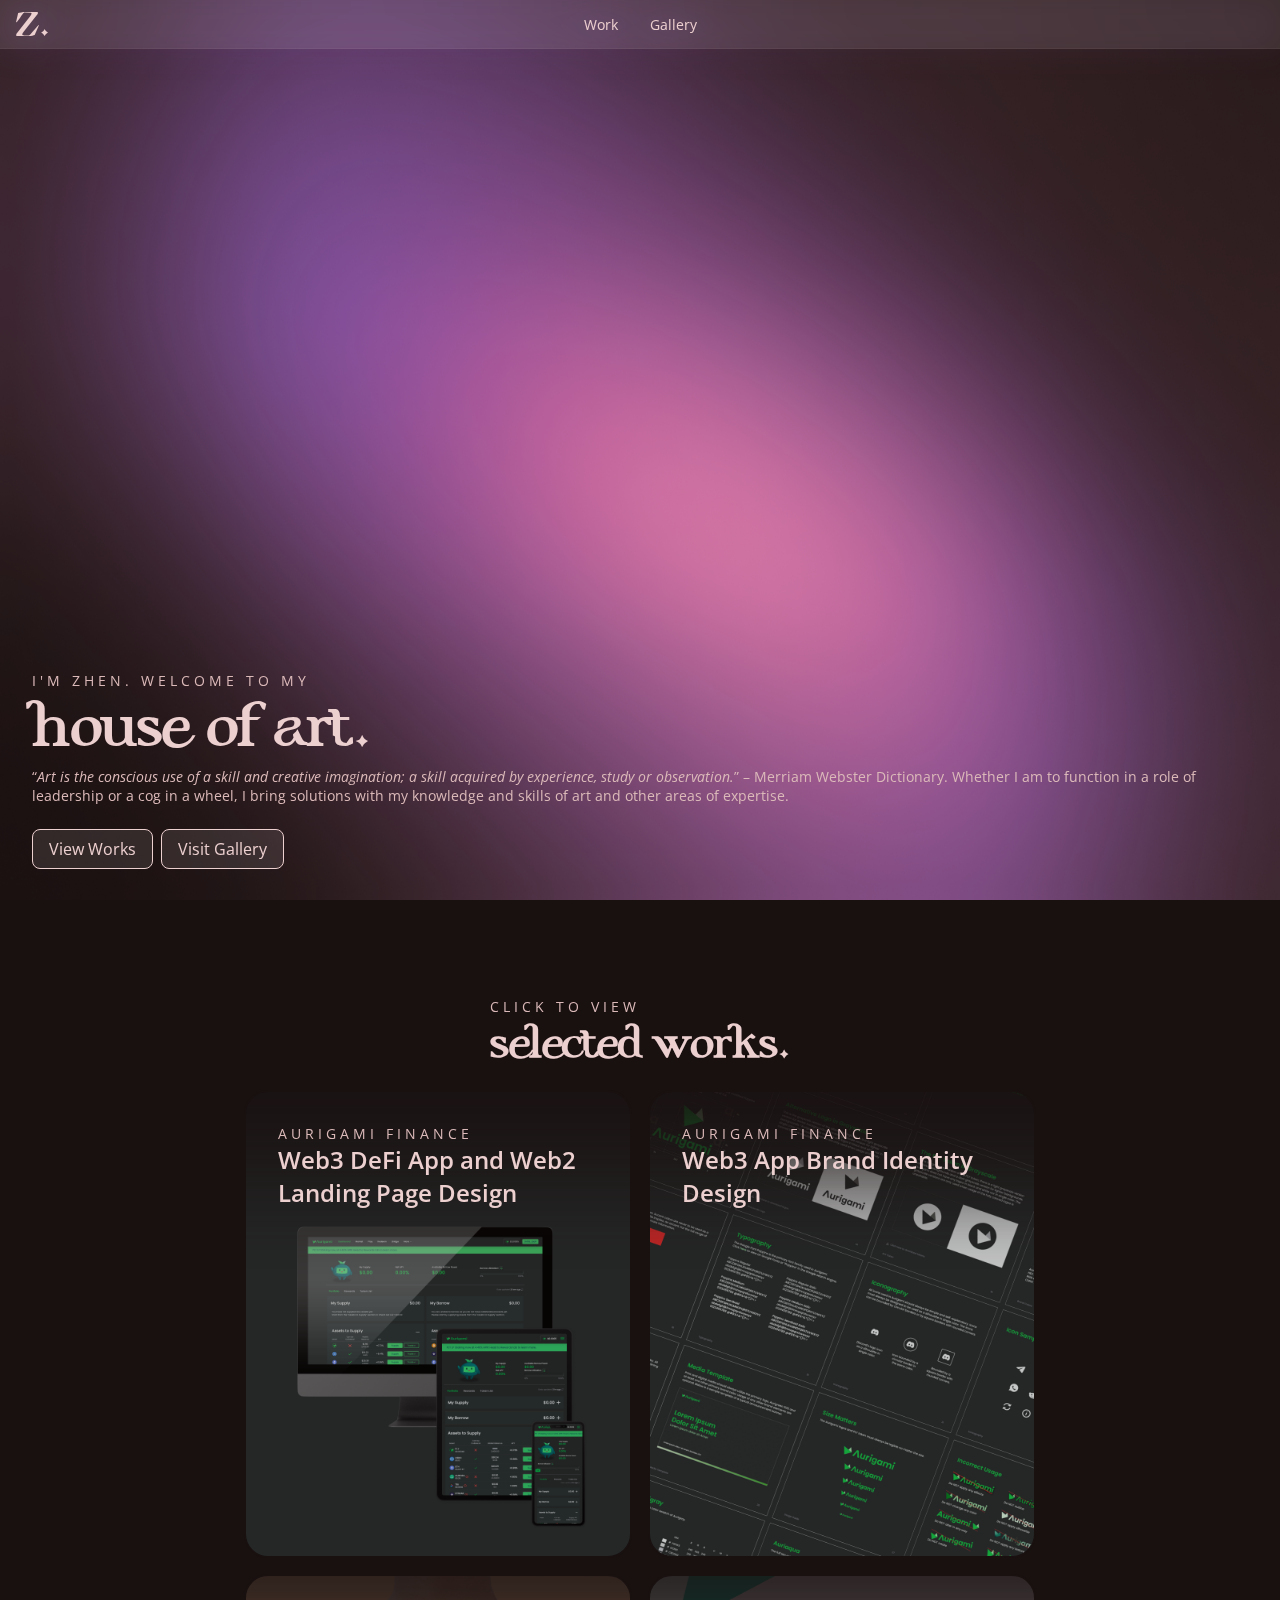
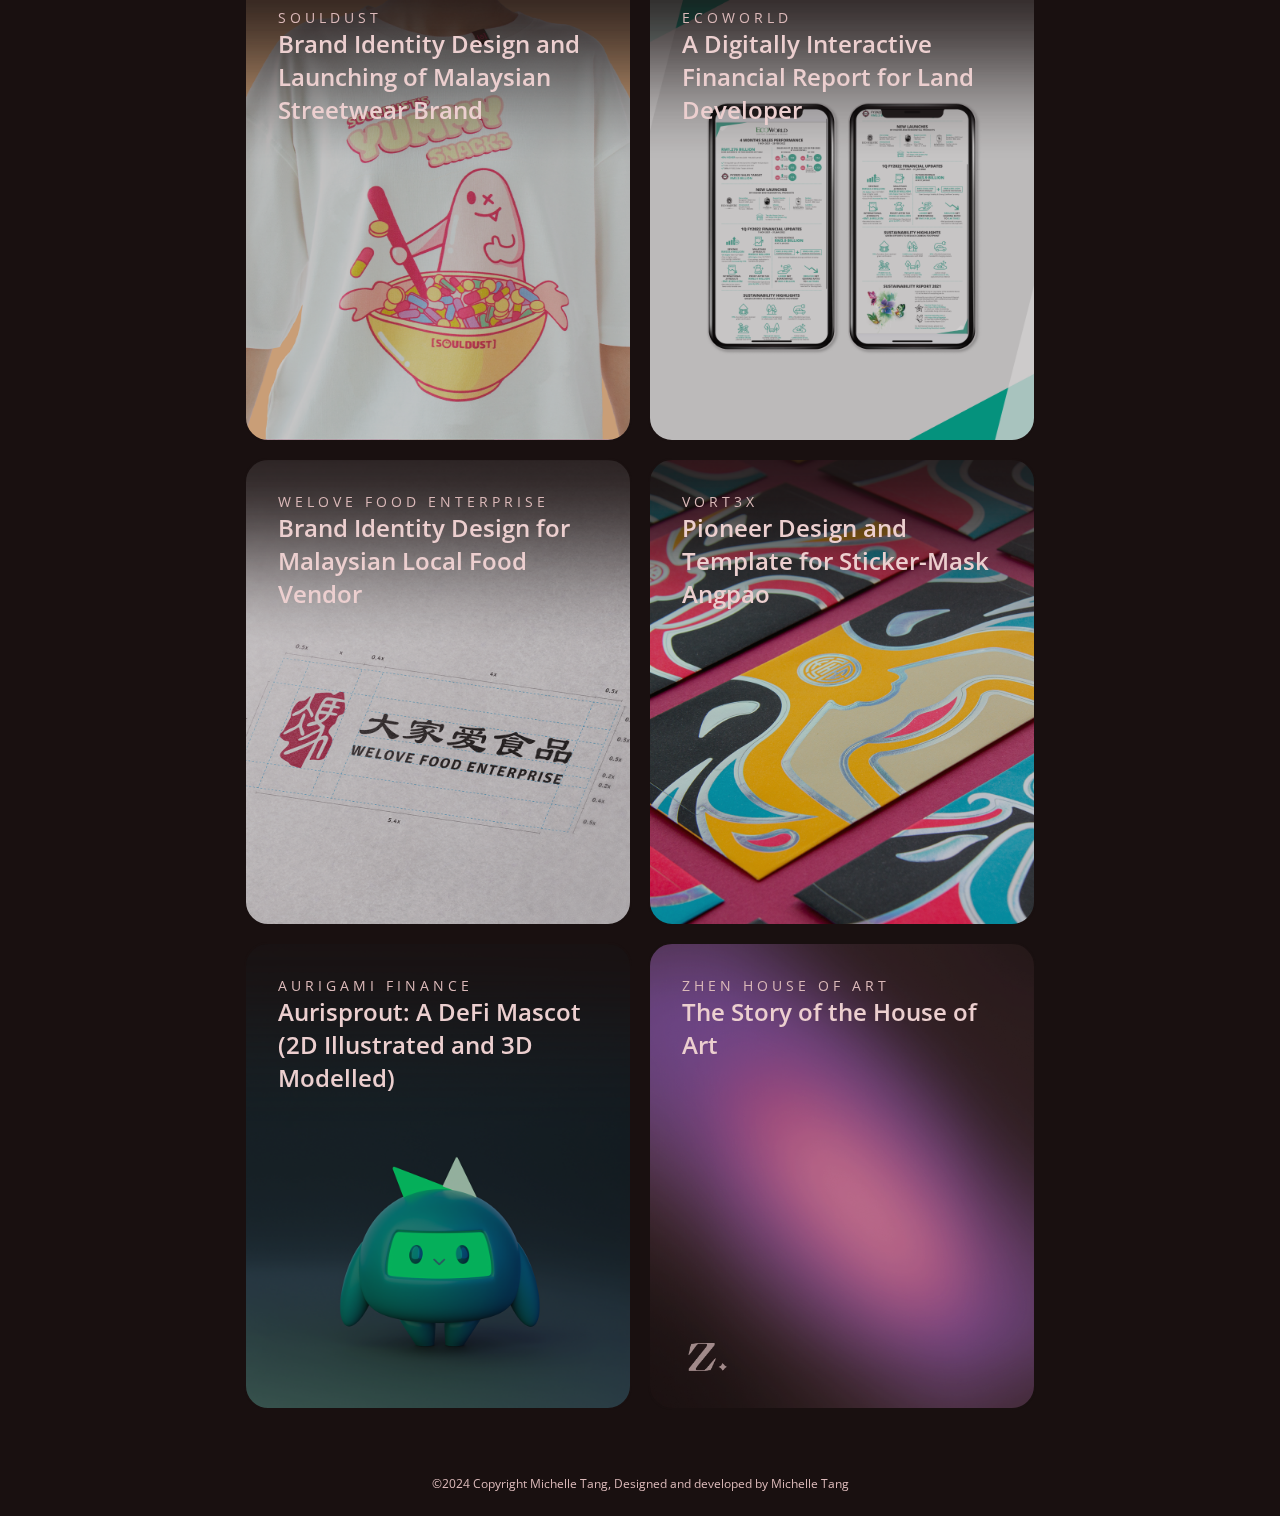
<file: index.html>
<!DOCTYPE html>
<html lang="en">
<head>
    <meta charset="UTF-8">
    <meta name="viewport" content="width=device-width, initial-scale=1.0">
    <title>ZHEN House of Art</title>

    <meta property="og:title" content="ZHEN House of Art"/>
    <meta property="og:image" content="css/img/thumbnail/thumbnail-share.png"/>
    <meta property="og:description" content="Welcome to the house of art."/>
    <meta property="og:url" content="https://zhenhouseofart.github.io/"/>
    <meta property="og:image:width" content="1200" />
    <meta property="og:image:height" content="627"/>
    <meta property="og:type" content="website"/> 

    <link rel="preconnect" href="https://fonts.googleapis.com">
    <link rel="preconnect" href="https://fonts.gstatic.com" crossorigin>
    <link href="https://fonts.googleapis.com/css2?family=Open+Sans:ital,wght@0,300..800;1,300..800&display=swap" rel="stylesheet"> 

    <link rel="icon" type="image/x-icon" href="css/img/favicon.ico"/>
    
    <link rel="stylesheet" href="css/styles.css"/>

    <script src="js/styles.js"></script>

</head>

<body id="body-background-lavender">

    <!-- Navbar -->
    <div id="navbar-bar">
        <a href="./"><img id="navbar-logo" src="css/img/z.svg"/></a>
        <a href="./#bodybox-works" onClick="removeHash()" class="navbar-item glow-small">Work</a>
        <a href="gallery" class="navbar-item glow-small">Gallery</a>
    </div>

    <!-- Main Headline -->

    <div id="bodybox-headpage">
        <div id="bodybox-headline">
            <div>
                <p class="font-size-14 font-color-mauve200 letter-spacing-250">I'M ZHEN. WELCOME TO MY</p>
                <h1 class="font-cigra">house of art.</h1>
                <p class="font-color-mauve200">“<span class="italic">Art is the conscious use of a skill and creative imagination; a skill acquired by experience, study or observation.</span>” – Merriam Webster Dictionary. Whether I am to function in a role of leadership or a cog in a wheel, I bring solutions with my knowledge and skills of art and other areas of expertise.</p>              
            </div>
            <div id="headline-buttons">
                <a href="./#bodybox-works" onClick="removeHash()"><button class="btn-headline">View Works</button></a>
                <a href="gallery"><button class="btn-headline">Visit Gallery</button></a>
            </div>
        </div>
    </div>

    <!-- Selected Works -->
    <div id="bodybox-works">
        <div>
            <p class="font-size-14 font-color-mauve200 letter-spacing-250">CLICK TO VIEW</p>
            <h2 class="font-cigra">selected works.</h2>
        </div>
        
        <div class="bodybox-works-section">
            <a href="aurigami-dapp">
                <div id="thumbnail-aurigami-dapp" class="works-section-card">
                    <p class="font-size-14 font-color-mauve200 letter-spacing-250">AURIGAMI FINANCE</p>
                    <h3>Web3 DeFi App and Web2 Landing Page Design</h3>
                </div>
            </a>
            <a href="aurigami-brand">
                <div id="thumbnail-aurigami-brand" class="works-section-card">
                    <p class="font-size-14 font-color-mauve200 letter-spacing-250">AURIGAMI FINANCE</p>
                    <h3>Web3 App Brand Identity Design</h3>
                </div>
            </a>
        </div>

        <div class="bodybox-works-section">
            <a href="souldust">
                <div id="thumbnail-souldust" class="works-section-card">
                    <p class="font-size-14 font-color-mauve200 letter-spacing-250">SOULDUST</p>
                    <h3>Brand Identity Design and Launching of Malaysian Streetwear Brand</h3>
                </div>
            </a>
            <a href="ecoworld">
                <div id="thumbnail-ecoworld" class="works-section-card">
                    <p class="font-size-14 font-color-mauve200 letter-spacing-250">ECOWORLD</p>
                    <h3>A Digitally Interactive Financial Report for Land Developer</h3>
                </div>
            </a>
        </div>

        <div class="bodybox-works-section">
            <a href="welovefood">
                <div id="thumbnail-welovefood" class="works-section-card">
                    <p class="font-size-14 font-color-mauve200 letter-spacing-250">WELOVE FOOD ENTERPRISE</p>
                    <h3>Brand Identity Design for Malaysian Local Food Vendor</h3>
                </div>
            </a>
            <a href="vort3x">
                <div id="thumbnail-vort3x" class="works-section-card">
                    <p class="font-size-14 font-color-mauve200 letter-spacing-250">VORT3X</p>
                    <h3>Pioneer Design and Template for Sticker-Mask Angpao</h3>
                </div>
            </a>
        </div>

        <div class="bodybox-works-section">
            <a href="aurigami-mascot">
                <div id="thumbnail-aurigami-mascot" class="works-section-card">
                    <p class="font-size-14 font-color-mauve200 letter-spacing-250">AURIGAMI FINANCE</p>
                    <h3>Aurisprout: A DeFi Mascot (2D Illustrated and 3D Modelled)</h3>
                </div>
            </a>
            <a href="zhen">
                <div id="thumbnail-zhen" class="works-section-card">
                    <p class="font-size-14 font-color-mauve200 letter-spacing-250">ZHEN HOUSE OF ART</p>
                    <h3>The Story of the House of Art</h3>
                </div>
            </a>
        </div>

    </div>

    <!-- Footer -->
    <div id="footer">
        <p class="footer-text font-size-12 font-color-mauve200">©2024 Copyright Michelle Tang, </p>
        <p class="footer-text font-size-12 font-color-mauve200">Designed and developed by Michelle Tang</p>
    </div>

</body>
</html>
</file>
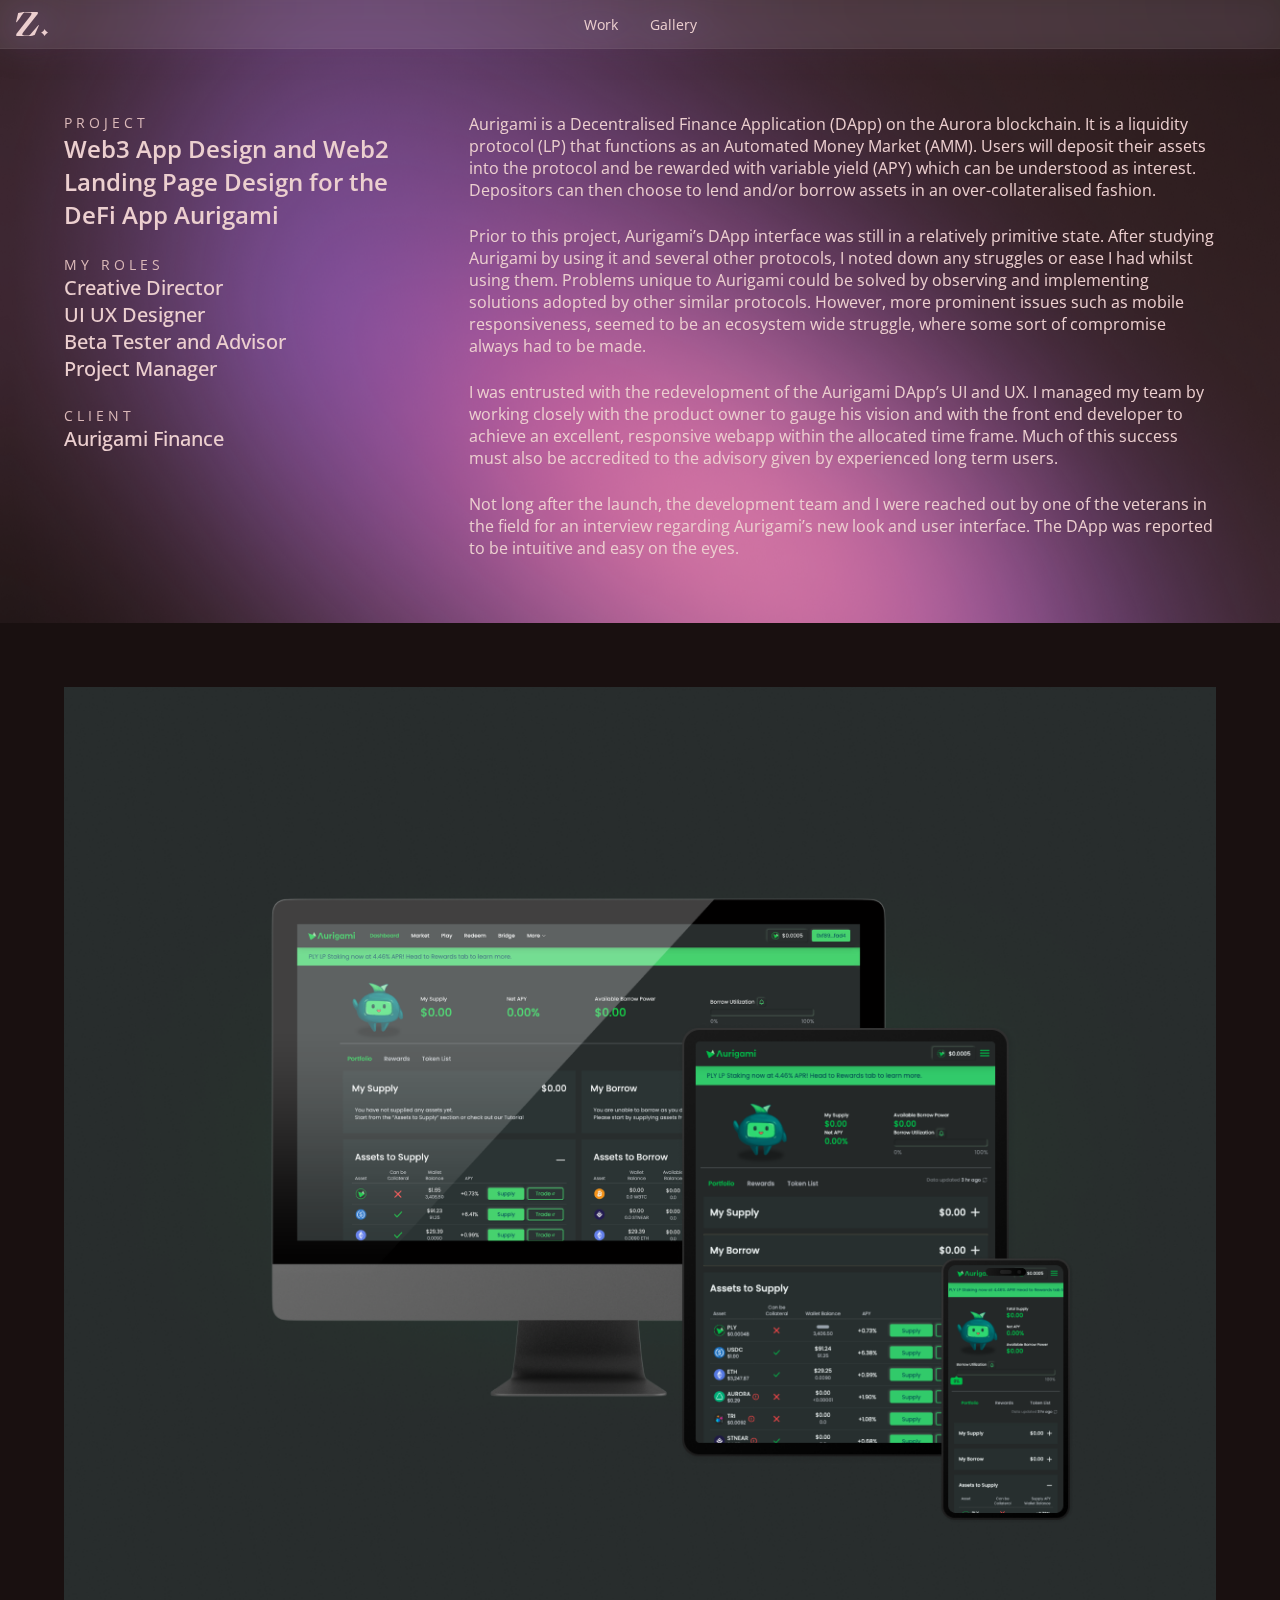
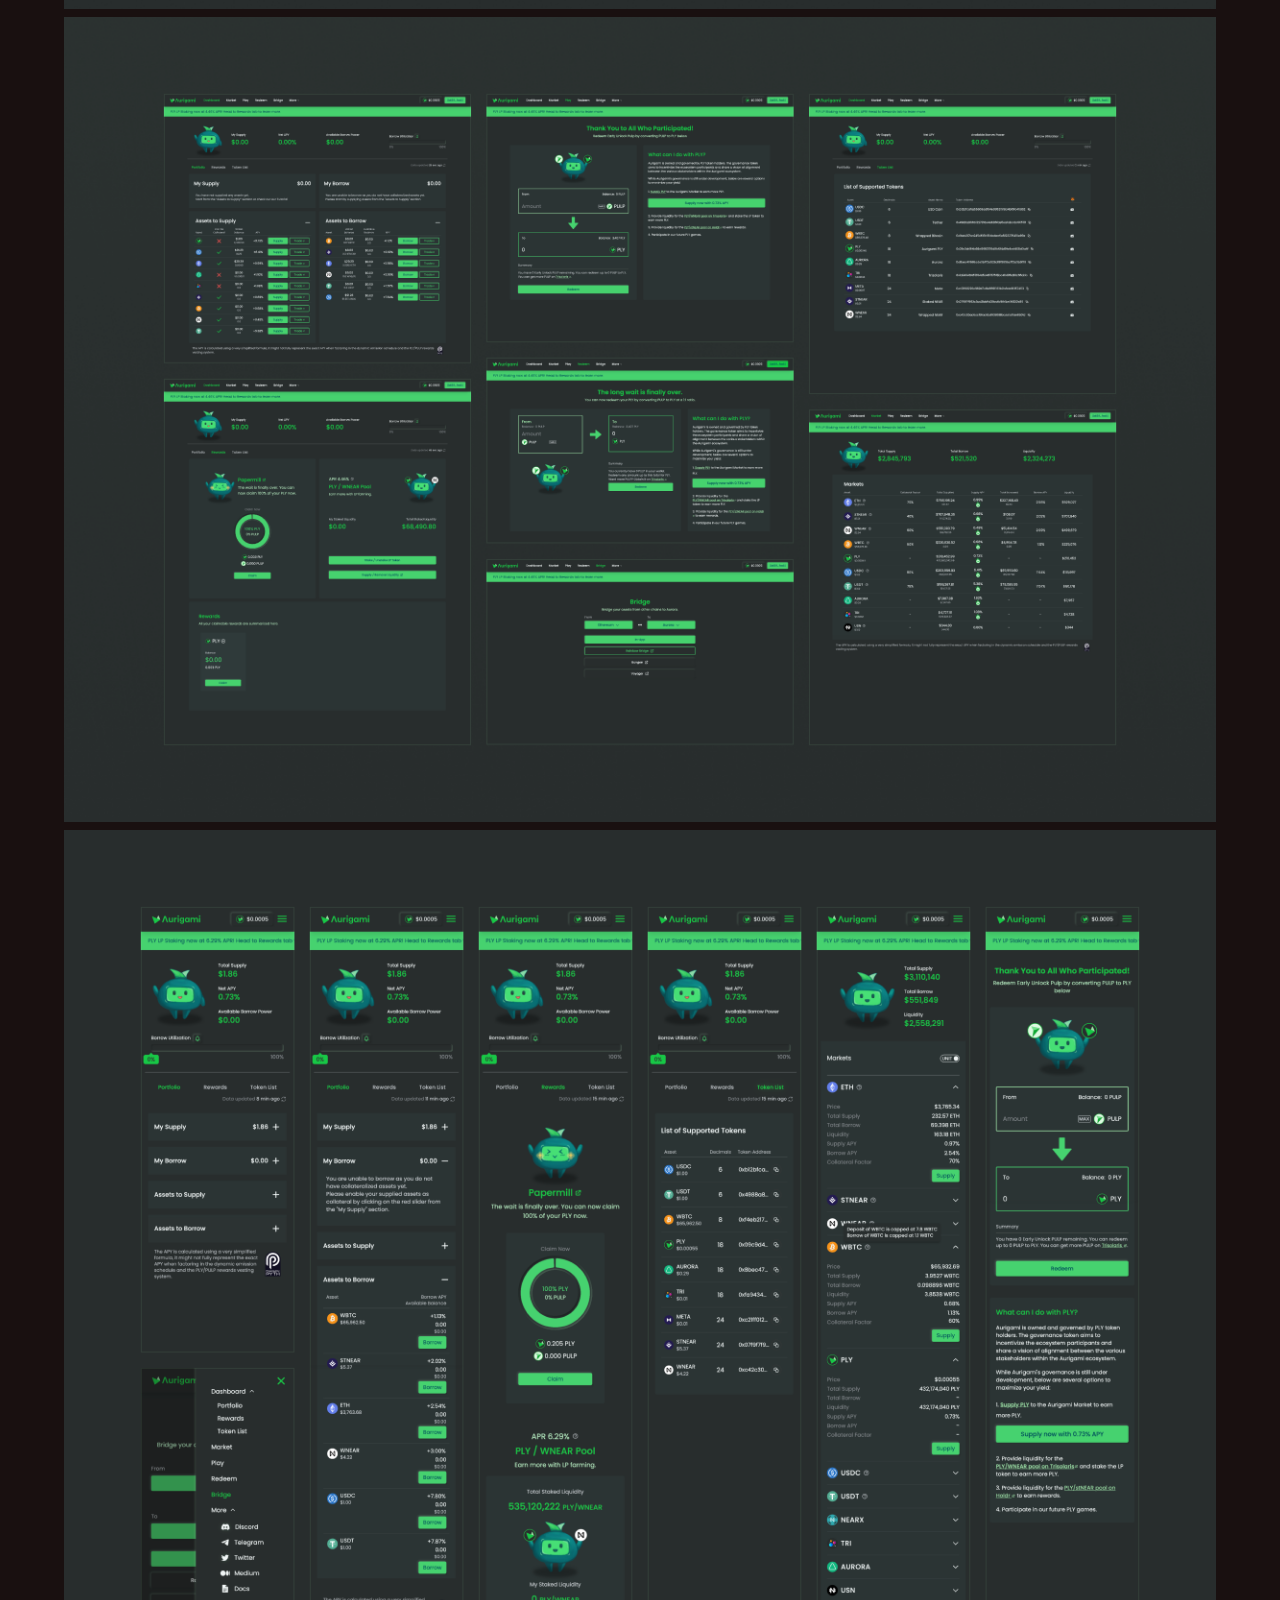
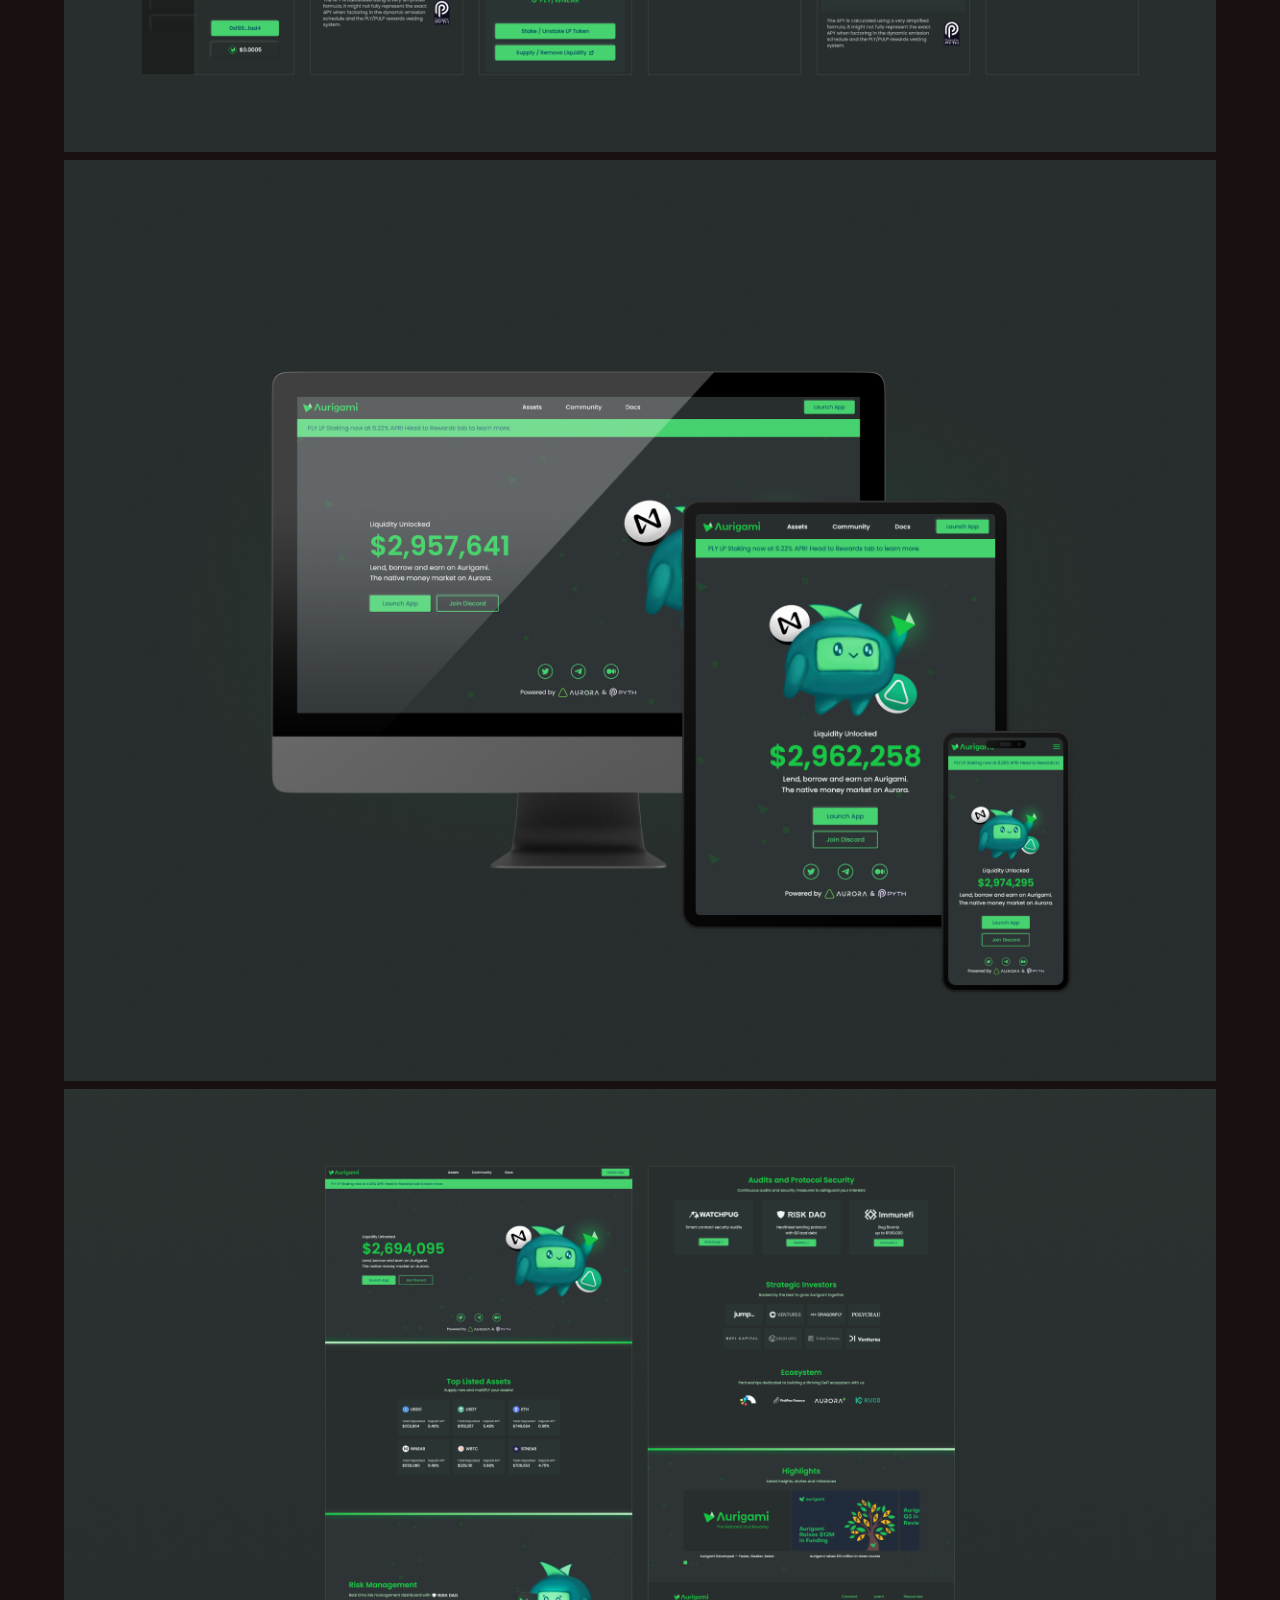
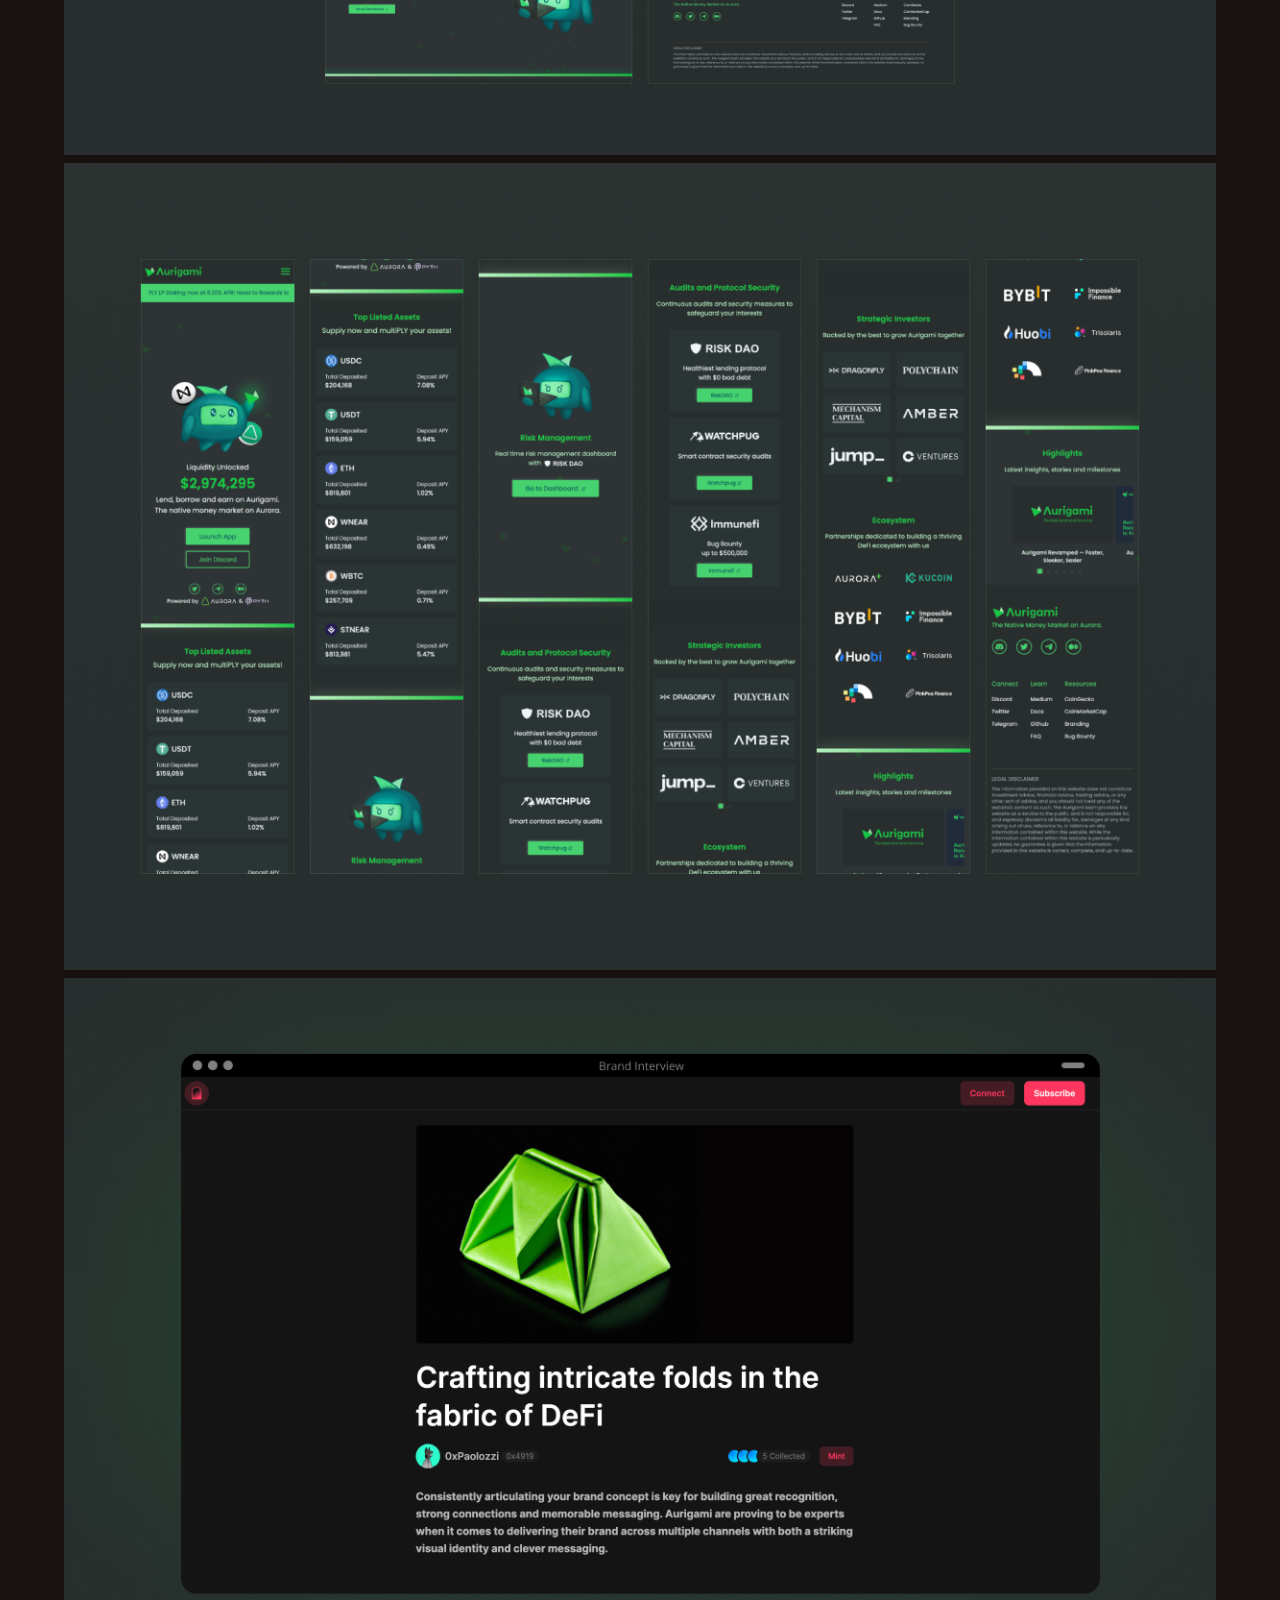
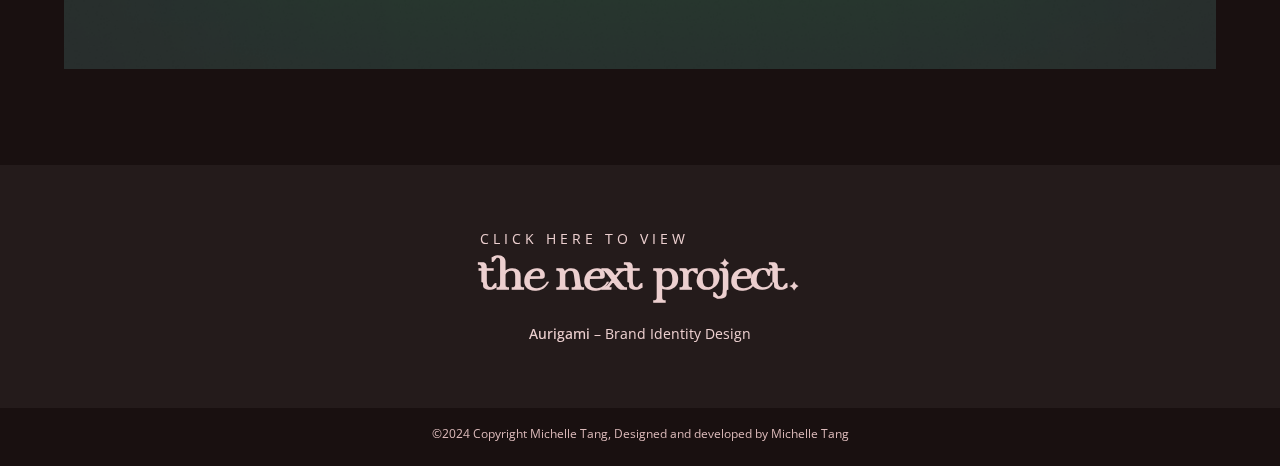
<file: aurigami-dapp.html>
<!DOCTYPE html>
<html lang="en">
<head>
    <meta charset="UTF-8">
    <meta name="viewport" content="width=device-width, initial-scale=1.0">
    <title>ZHEN House of Art</title>

    <meta property="og:title" content="ZHEN House of Art"/>
    <meta property="og:image" content="css/img/thumbnail/thumbnail-share.png"/>
    <meta property="og:description" content="Welcome to the house of art."/>
    <meta property="og:url" content="https://zhenhouseofart.github.io/"/>
    <meta property="og:image:width" content="1200" />
    <meta property="og:image:height" content="627"/>
    <meta property="og:type" content="website"/> 

    <link rel="preconnect" href="https://fonts.googleapis.com">
    <link rel="preconnect" href="https://fonts.gstatic.com" crossorigin>
    <link href="https://fonts.googleapis.com/css2?family=Open+Sans:ital,wght@0,300..800;1,300..800&display=swap" rel="stylesheet"> 

    <link rel="icon" type="image/x-icon" href="css/img/favicon.ico"/>
    
    <link rel="stylesheet" href="css/styles.css"/>
</head>

<body id="body-background-lavender">

    <!-- Navbar -->
    <div id="navbar-bar">
        <a href="./"><img id="navbar-logo" src="css/img/z.svg"/></a>
        <a href="./#bodybox-works" class="navbar-item glow-small">Work</a>
        <a href="gallery" class="navbar-item glow-small">Gallery</a>
    </div>

    <!-- Project Details -->
    <div id="bodybox-project">
        <div class="project-summary-box">
            <div>
                <p class="font-size-14 font-color-mauve200 letter-spacing-250">PROJECT</p>
                <h3 id="project-title">Web3 App Design and Web2 Landing Page Design for the DeFi App Aurigami</h3>
            </div>
            <div>
                <p class="font-size-14 font-color-mauve200 letter-spacing-250">MY ROLES</p>
                <div>
                    <h4 class="project-details">Creative Director</h4>
                    <h4 class="project-details">UI UX Designer</h4>
                    <h4 class="project-details">Beta Tester and Advisor</h4>
                    <h4 class="project-details">Project Manager</h4>
                </div>
            </div>
            <div>
                <p class="font-size-14 font-color-mauve200 letter-spacing-250">CLIENT</p>
                <h4 class="project-details">Aurigami Finance</h4>
            </div>
        </div>
        <div>
            <div class="project-summary-box">
                <p class="project-summary mauve200">Aurigami is a Decentralised Finance Application (DApp) on the Aurora blockchain. It is a liquidity protocol (LP) that functions as an Automated Money Market (AMM). Users will deposit their assets into the protocol and be rewarded with variable yield (APY) which can be understood as interest. Depositors can then choose to lend and/or borrow assets in an over-collateralised fashion.</p>
                <p class="project-summary mauve200">Prior to this project, Aurigami’s DApp interface was still in a relatively primitive state. After studying Aurigami by using it and several other protocols, I noted down any struggles or ease I had whilst using them. Problems unique to Aurigami could be solved by observing and implementing solutions adopted by other similar protocols. However, more prominent issues such as mobile responsiveness, seemed to be an ecosystem wide struggle, where some sort of compromise always had to be made.</p>
                <p class="project-summary mauve200">I was entrusted with the redevelopment of the Aurigami DApp’s UI and UX. I managed my team by working closely with the product owner to gauge his vision and with the front end developer to achieve an excellent, responsive webapp within the allocated time frame. Much of this success must also be accredited to the advisory given by experienced long term users.</p>
                <p class="project-summary mauve200">Not long after the launch, the development team and I were reached out by one of the veterans in the field for an interview regarding Aurigami’s new look and user interface. The DApp was reported to be intuitive and easy on the eyes.</p>
            </div>
        </div>
    </div>

    <!-- Visual Data -->
    <div class="project-image-box">
        <img class="project-image" src="css/img/aurigami-dapp/aurigami-dapp-page-01.png"/>
        <img class="project-image" src="css/img/aurigami-dapp/aurigami-dapp-page-02.png"/>
        <img class="project-image" src="css/img/aurigami-dapp/aurigami-dapp-page-03.png"/>
        <img class="project-image" src="css/img/aurigami-dapp/aurigami-dapp-page-04.png"/>
        <img class="project-image" src="css/img/aurigami-dapp/aurigami-dapp-page-05.png"/>
        <img class="project-image" src="css/img/aurigami-dapp/aurigami-dapp-page-06.png"/>
        <img class="project-image" src="css/img/aurigami-dapp/aurigami-dapp-page-07.png"/>
    </div>

    <div id="next-project-background">
        <!-- Next Project -->
        <a href="aurigami-brand">
            <div  id="next-project-box">
                <div>
                    <p class="font-size-14 letter-spacing-250">CLICK HERE TO VIEW</p>
                    <h2 class="font-cigra">the next project.</h2>
                </div>
                <div>
                    <p class="font-weight-semibold font-size-14 inline-text">Aurigami</p>
                    <p class="font-size-14 inline-text"> – Brand Identity Design</p>
                </div>
            </div>
        </a>
    </div>

    <!-- Footer -->
    <div id="footer">
        <p class="footer-text font-size-12 font-color-mauve200">©2024 Copyright Michelle Tang, </p>
        <p class="footer-text font-size-12 font-color-mauve200">Designed and developed by Michelle Tang</p>
    </div>

</body>
</html>
</file>
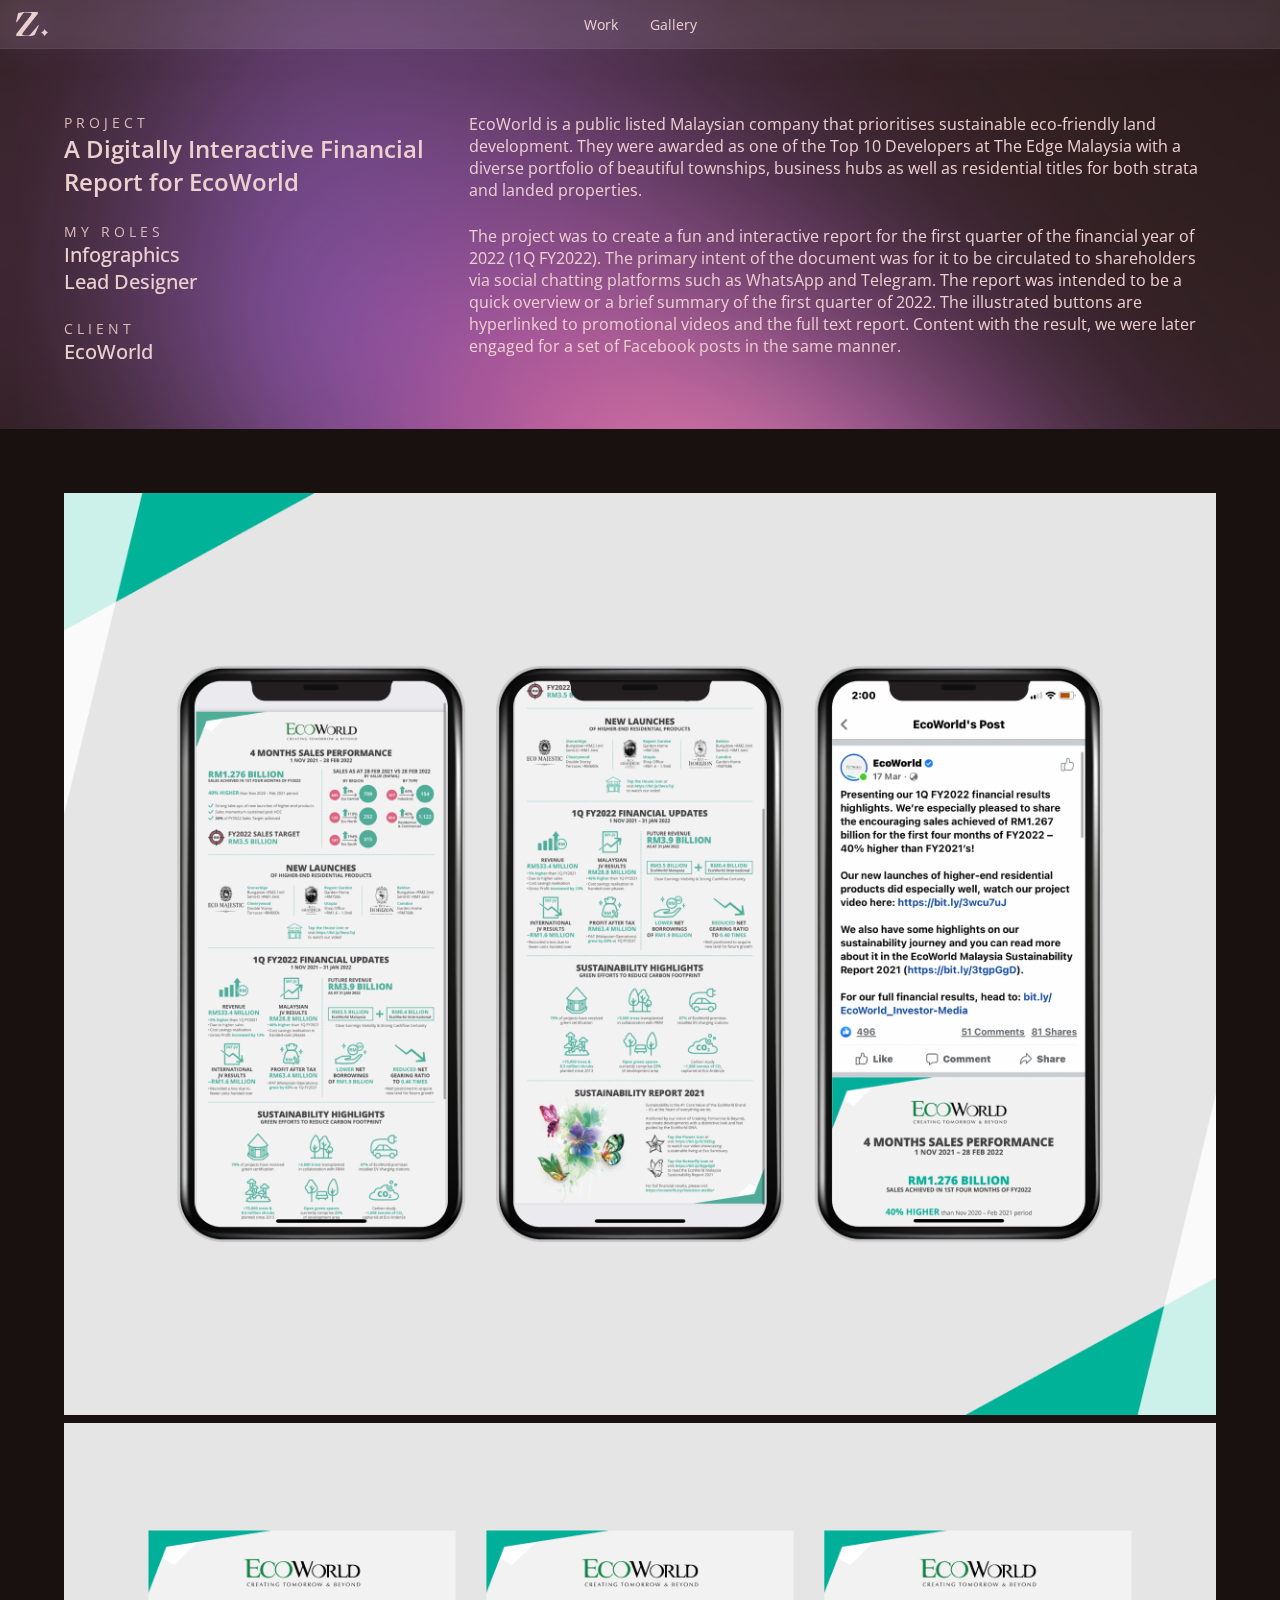
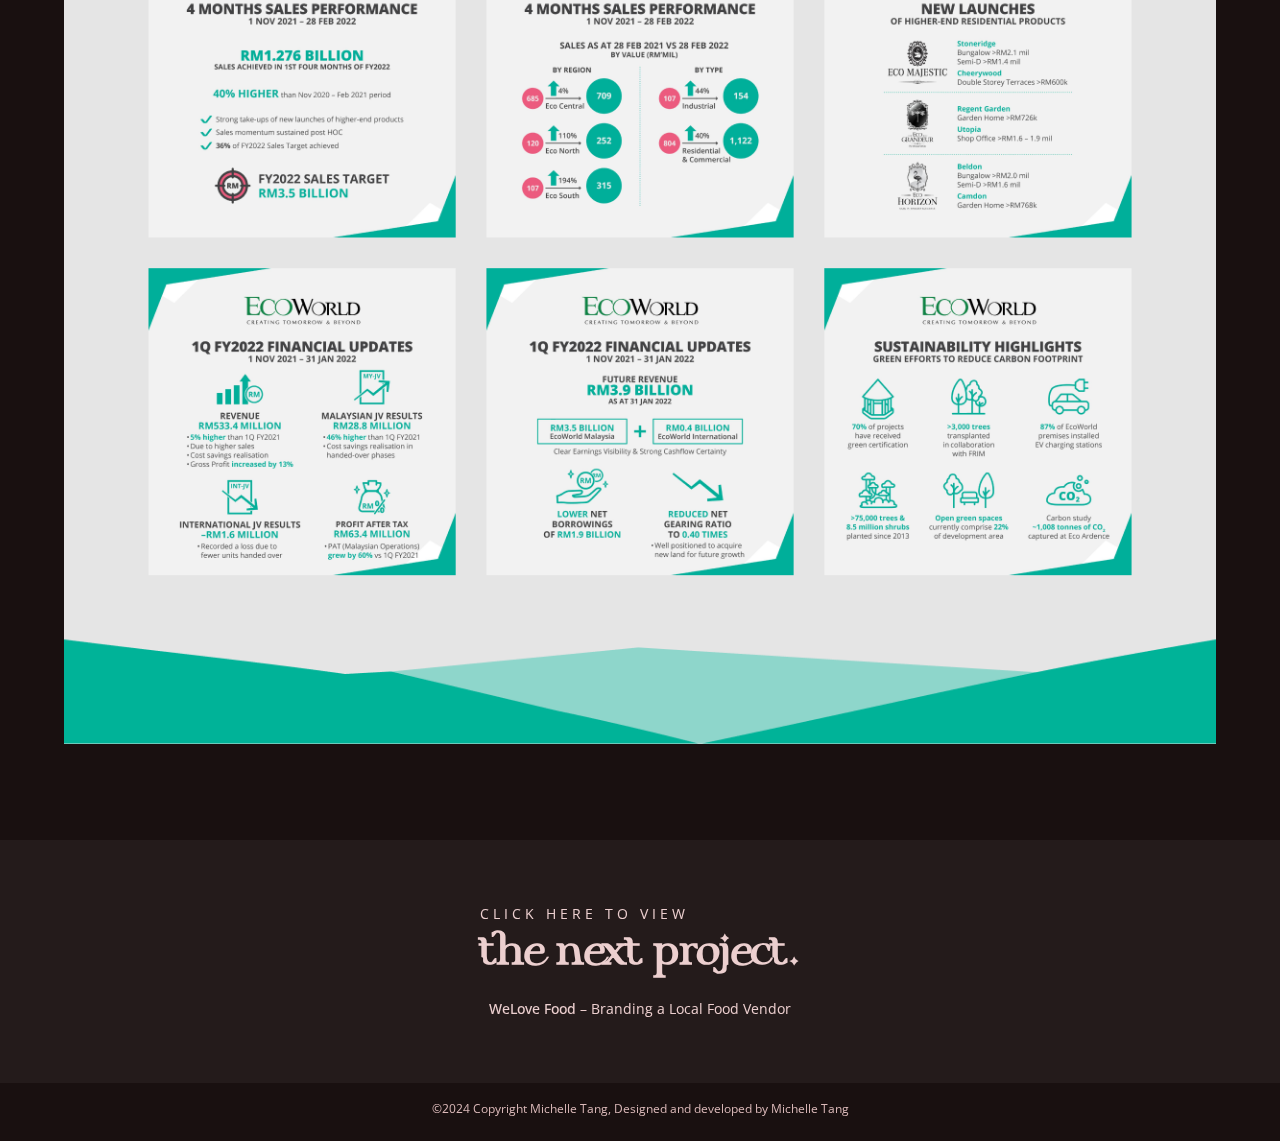
<file: ecoworld.html>
<!DOCTYPE html>
<html lang="en">
<head>
    <meta charset="UTF-8">
    <meta name="viewport" content="width=device-width, initial-scale=1.0">
    <title>ZHEN House of Art</title>

    <meta property="og:title" content="ZHEN House of Art"/>
    <meta property="og:image" content="css/img/thumbnail/thumbnail-share.png"/>
    <meta property="og:description" content="Welcome to the house of art."/>
    <meta property="og:url" content="https://zhenhouseofart.github.io/"/>
    <meta property="og:image:width" content="1200" />
    <meta property="og:image:height" content="627"/>
    <meta property="og:type" content="website"/> 

    <link rel="preconnect" href="https://fonts.googleapis.com">
    <link rel="preconnect" href="https://fonts.gstatic.com" crossorigin>
    <link href="https://fonts.googleapis.com/css2?family=Open+Sans:ital,wght@0,300..800;1,300..800&display=swap" rel="stylesheet"> 

    <link rel="icon" type="image/x-icon" href="css/img/favicon.ico"/>
    
    <link rel="stylesheet" href="css/styles.css"/>
</head>

<body id="body-background-lavender">

    <!-- Navbar -->
    <div id="navbar-bar">
        <a href="./"><img id="navbar-logo" src="css/img/z.svg"/></a>
        <a href="./#bodybox-works" class="navbar-item glow-small">Work</a>
        <a href="gallery" class="navbar-item glow-small">Gallery</a>
    </div>

    <!-- Project Details -->
    <div id="bodybox-project">
        <div class="project-summary-box">
            <div>
                <p class="font-size-14 font-color-mauve200 letter-spacing-250">PROJECT</p>
                <h3 id="project-title">A Digitally Interactive Financial Report for EcoWorld</h3>
            </div>
            <div>
                <p class="font-size-14 font-color-mauve200 letter-spacing-250">MY ROLES</p>
                <div>
                    <h4 class="project-details">Infographics</h4>
                    <h4 class="project-details">Lead Designer</h4>
                </div>
            </div>
            <div>
                <p class="font-size-14 font-color-mauve200 letter-spacing-250">CLIENT</p>
                <h4 class="project-details">EcoWorld</h4>
            </div>
        </div>
        <div>
            <div class="project-summary-box">
                <p class="project-summary mauve200">EcoWorld is a public listed Malaysian company that prioritises sustainable eco-friendly land development. They were awarded as one of the Top 10 Developers at The Edge Malaysia with a diverse portfolio of beautiful townships, business hubs as well as residential titles for both strata and landed properties.</p>
                <p class="project-summary mauve200">The project was to create a fun and interactive report for the first quarter of the financial year of 2022 (1Q FY2022). The primary intent of the document was for it to be circulated to shareholders via social chatting platforms such as WhatsApp and Telegram. The report was intended to be a quick overview or a brief summary of the first quarter of 2022. The illustrated buttons are hyperlinked to promotional videos and the full text report. Content with the result, we were later engaged for a set of Facebook posts in the same manner.</p>
            </div>
        </div>
    </div>

    <!-- Visual Data -->
    <div class="project-image-box">
        <img class="project-image" src="css/img/ecoworld/ecoworld-page-01.png"/>
        <img class="project-image" src="css/img/ecoworld/ecoworld-page-02.png"/>
    </div>

    <div id="next-project-background">
        <!-- Next Project -->
        <a href="welovefood">
            <div  id="next-project-box">
                <div>
                    <p class="font-size-14 letter-spacing-250">CLICK HERE TO VIEW</p>
                    <h2 class="font-cigra">the next project.</h2>
                </div>
                <div>
                    <p class="font-weight-semibold font-size-14 inline-text">WeLove Food</p>
                    <p class="font-size-14 inline-text"> – Branding a Local Food Vendor</p>
                </div>
            </div>
        </a>
    </div>

    <!-- Footer -->
    <div id="footer">
        <p class="footer-text font-size-12 font-color-mauve200">©2024 Copyright Michelle Tang, </p>
        <p class="footer-text font-size-12 font-color-mauve200">Designed and developed by Michelle Tang</p>
    </div>

</body>
</html>
</file>
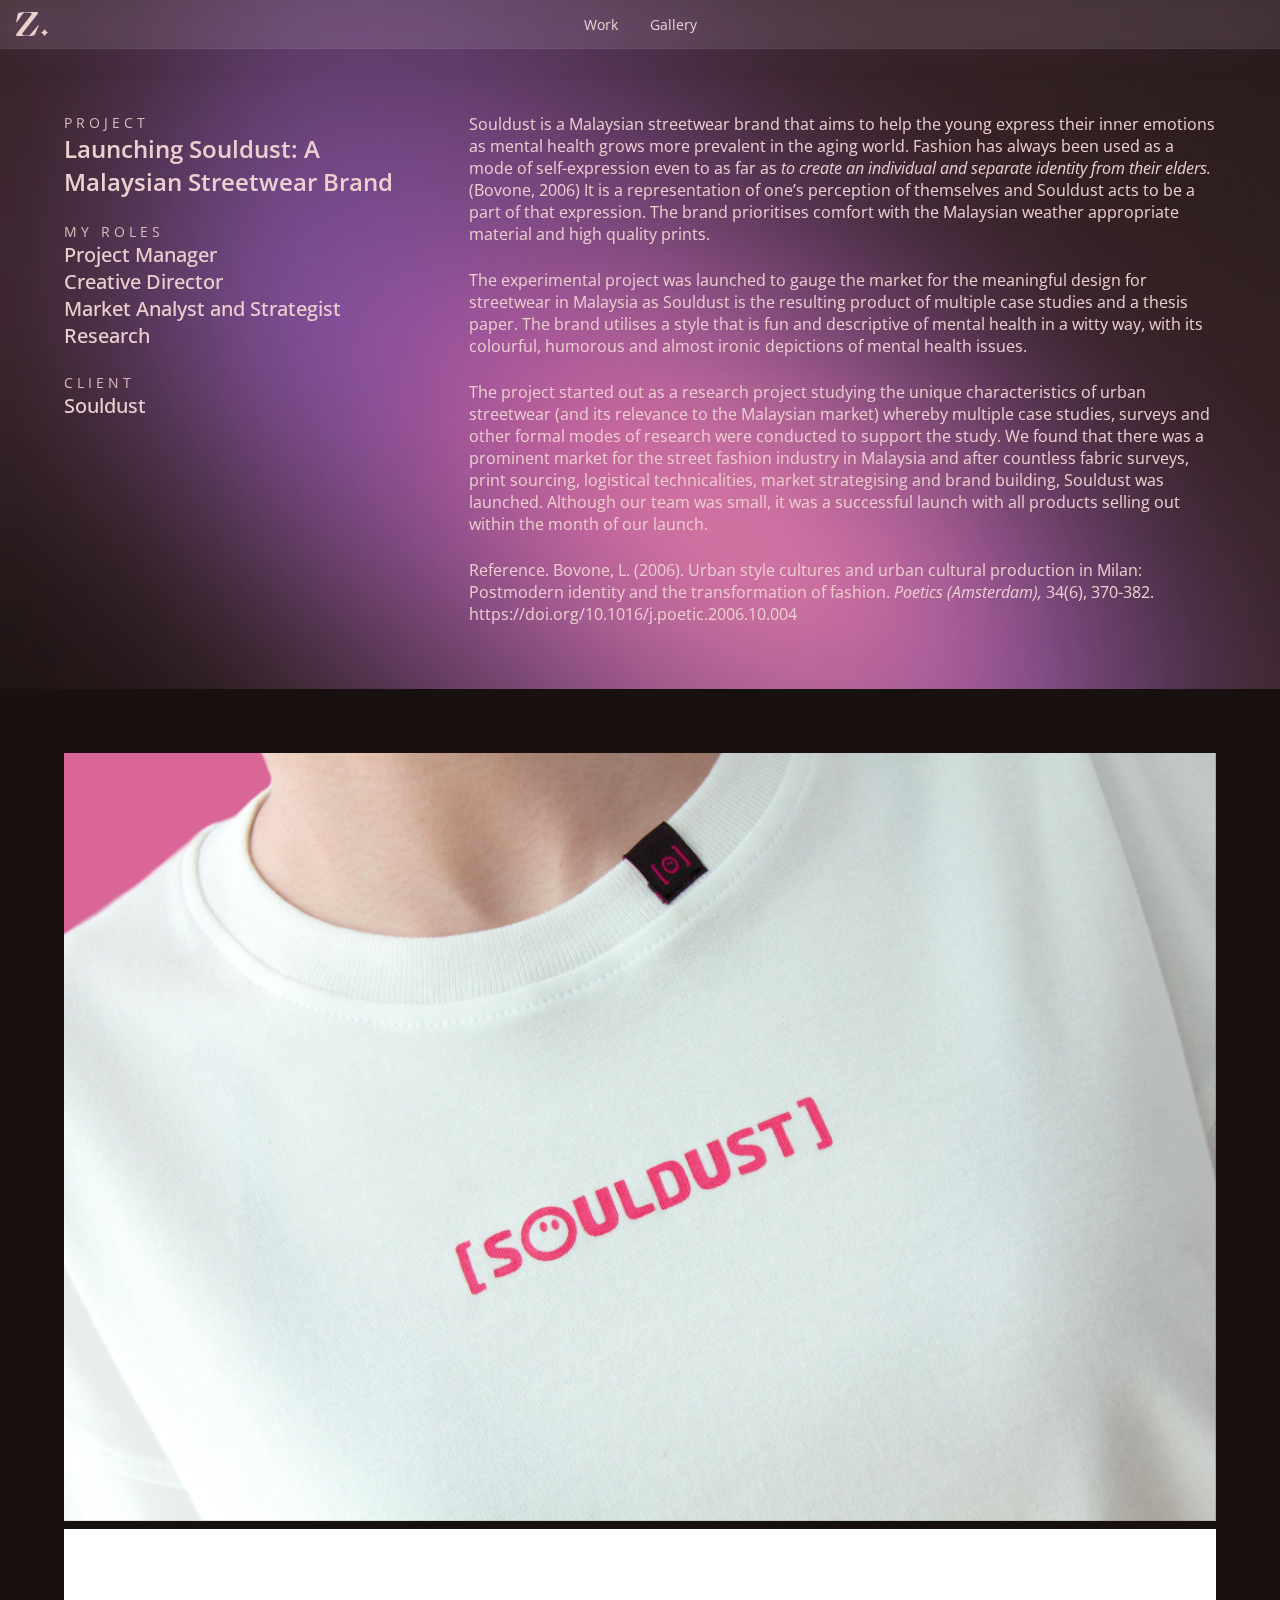
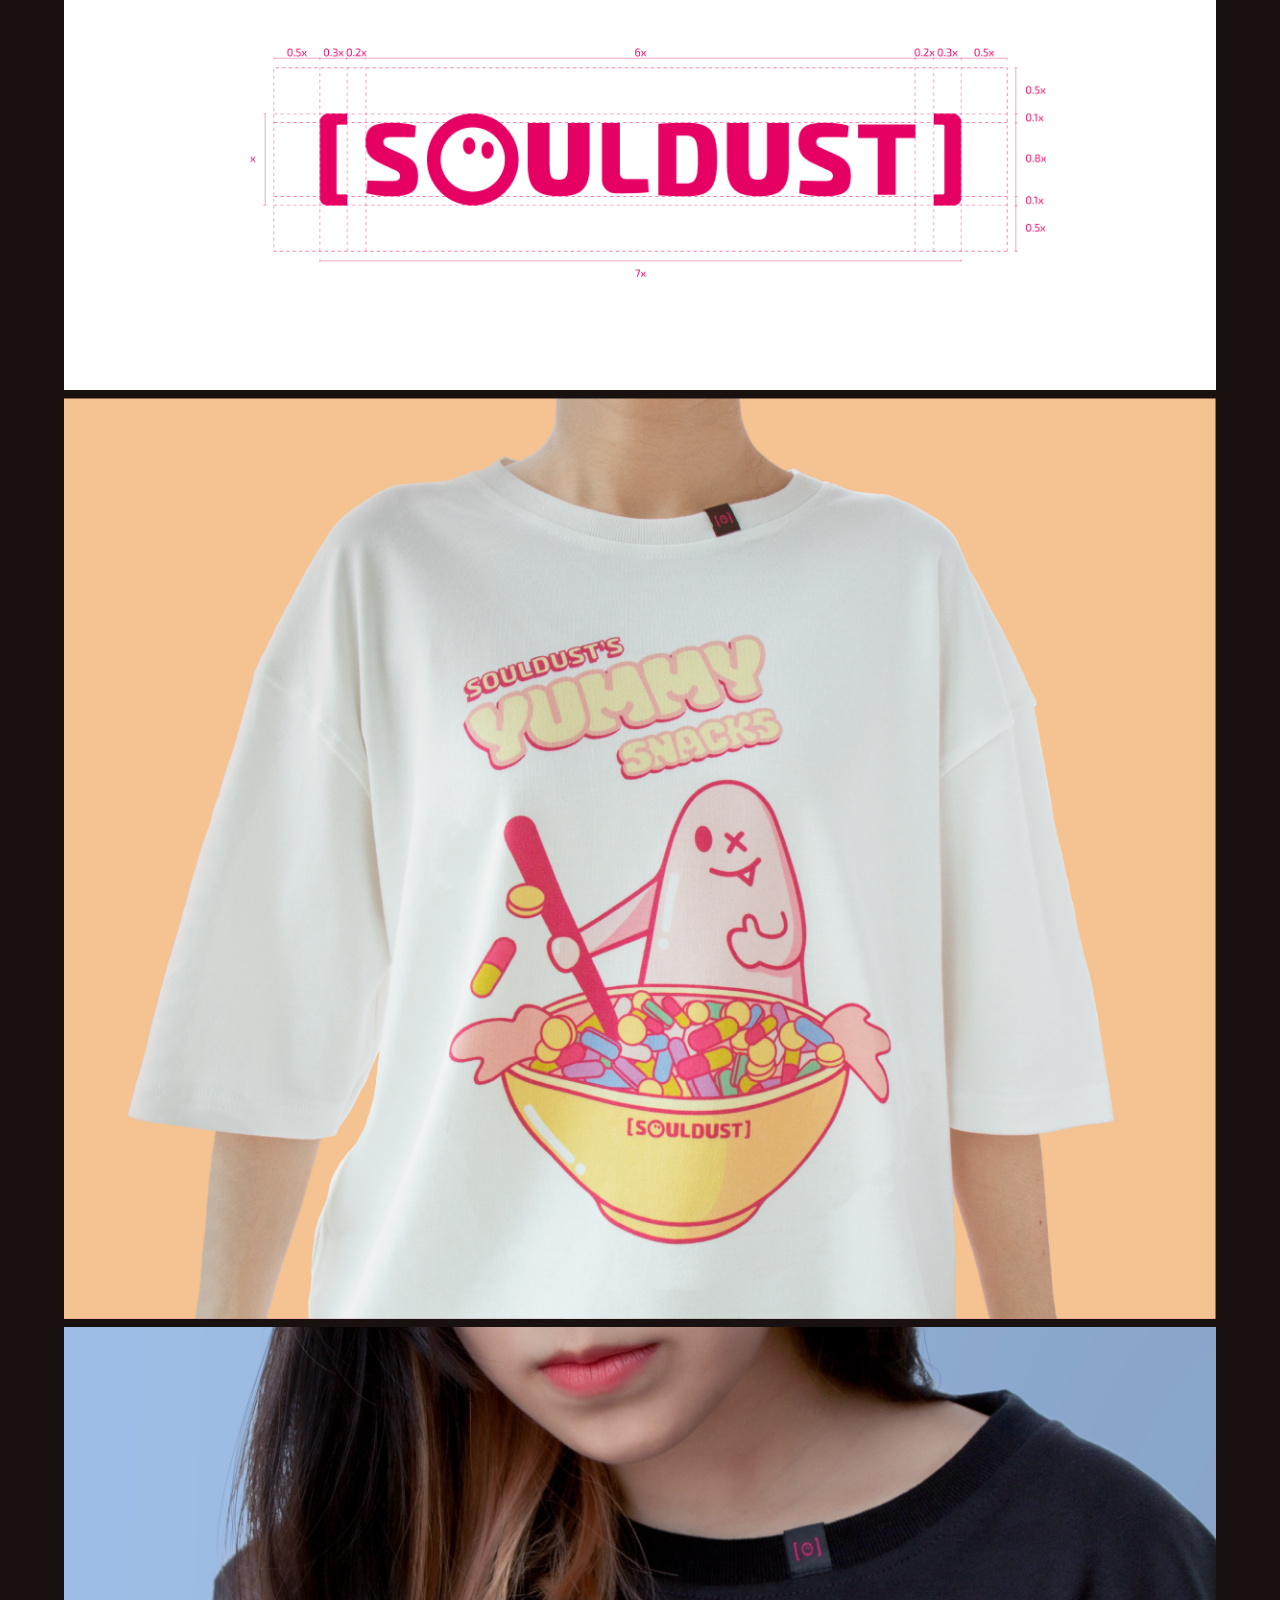
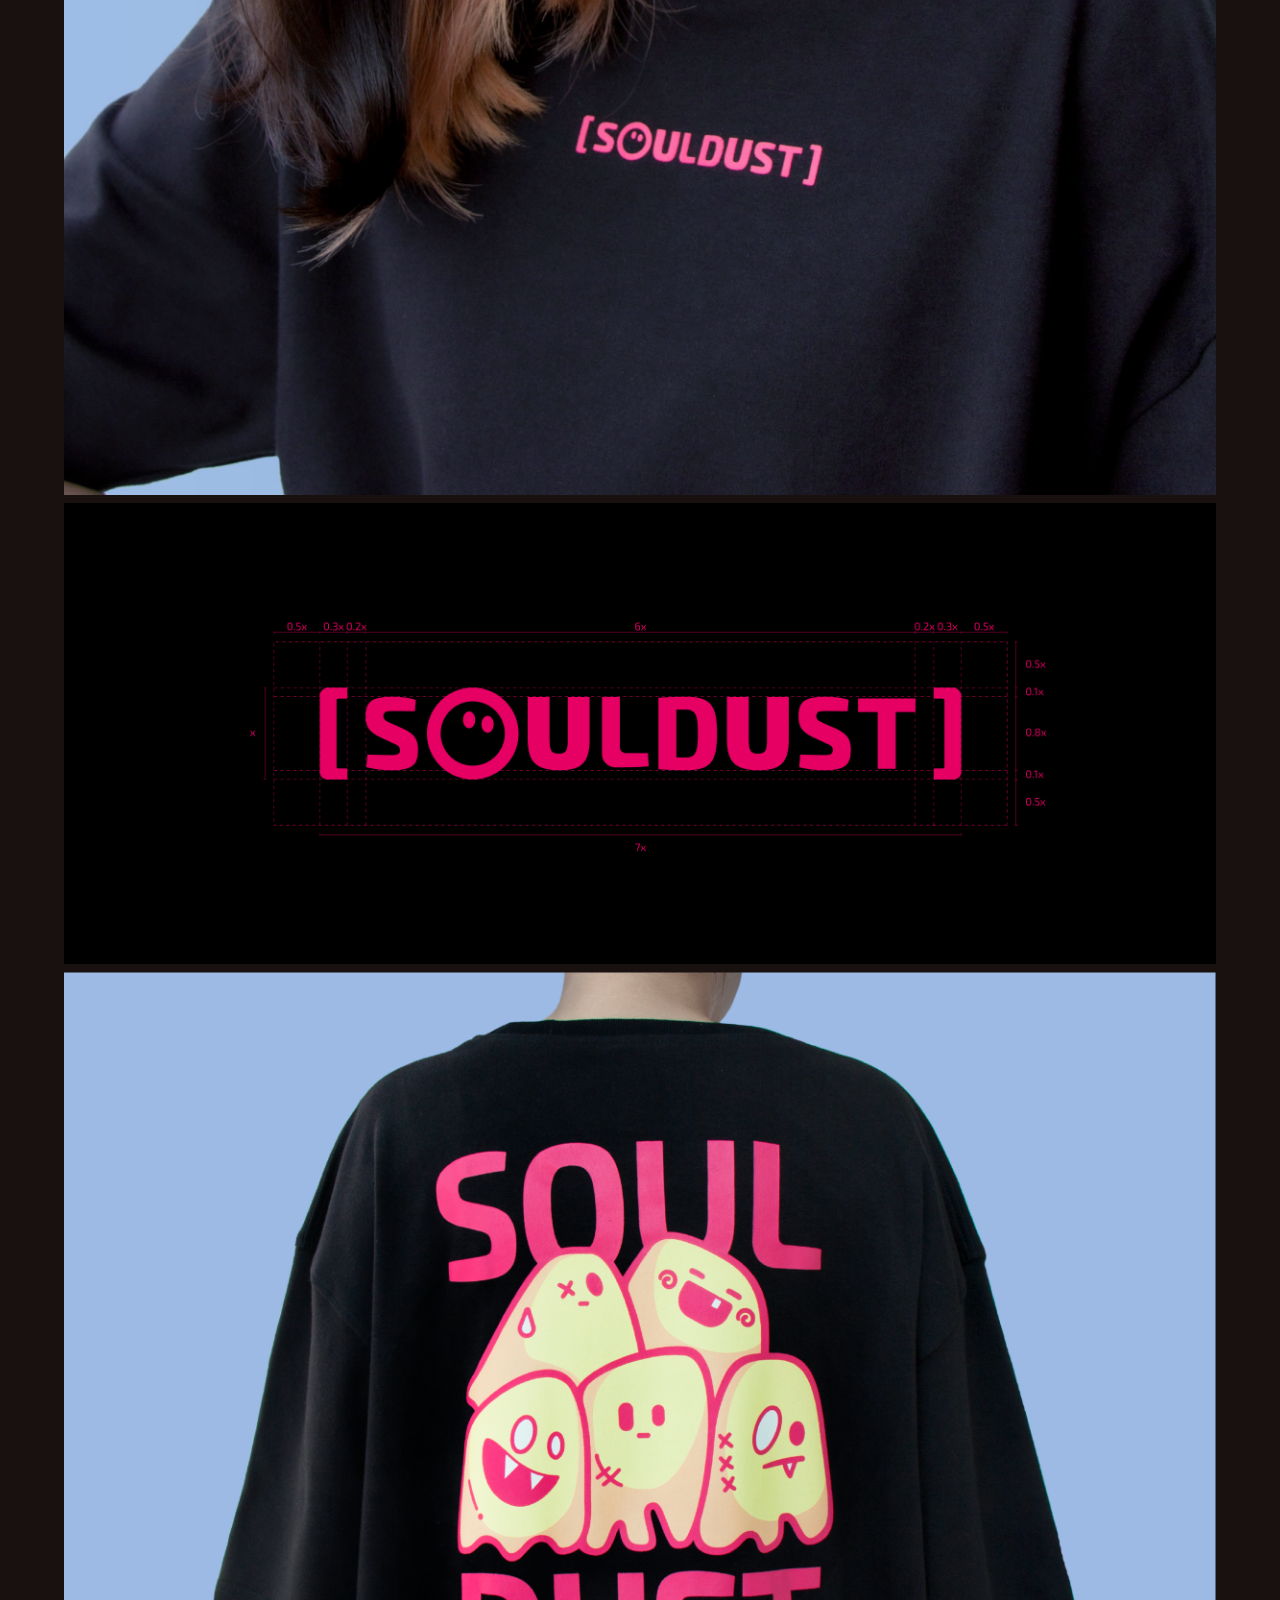
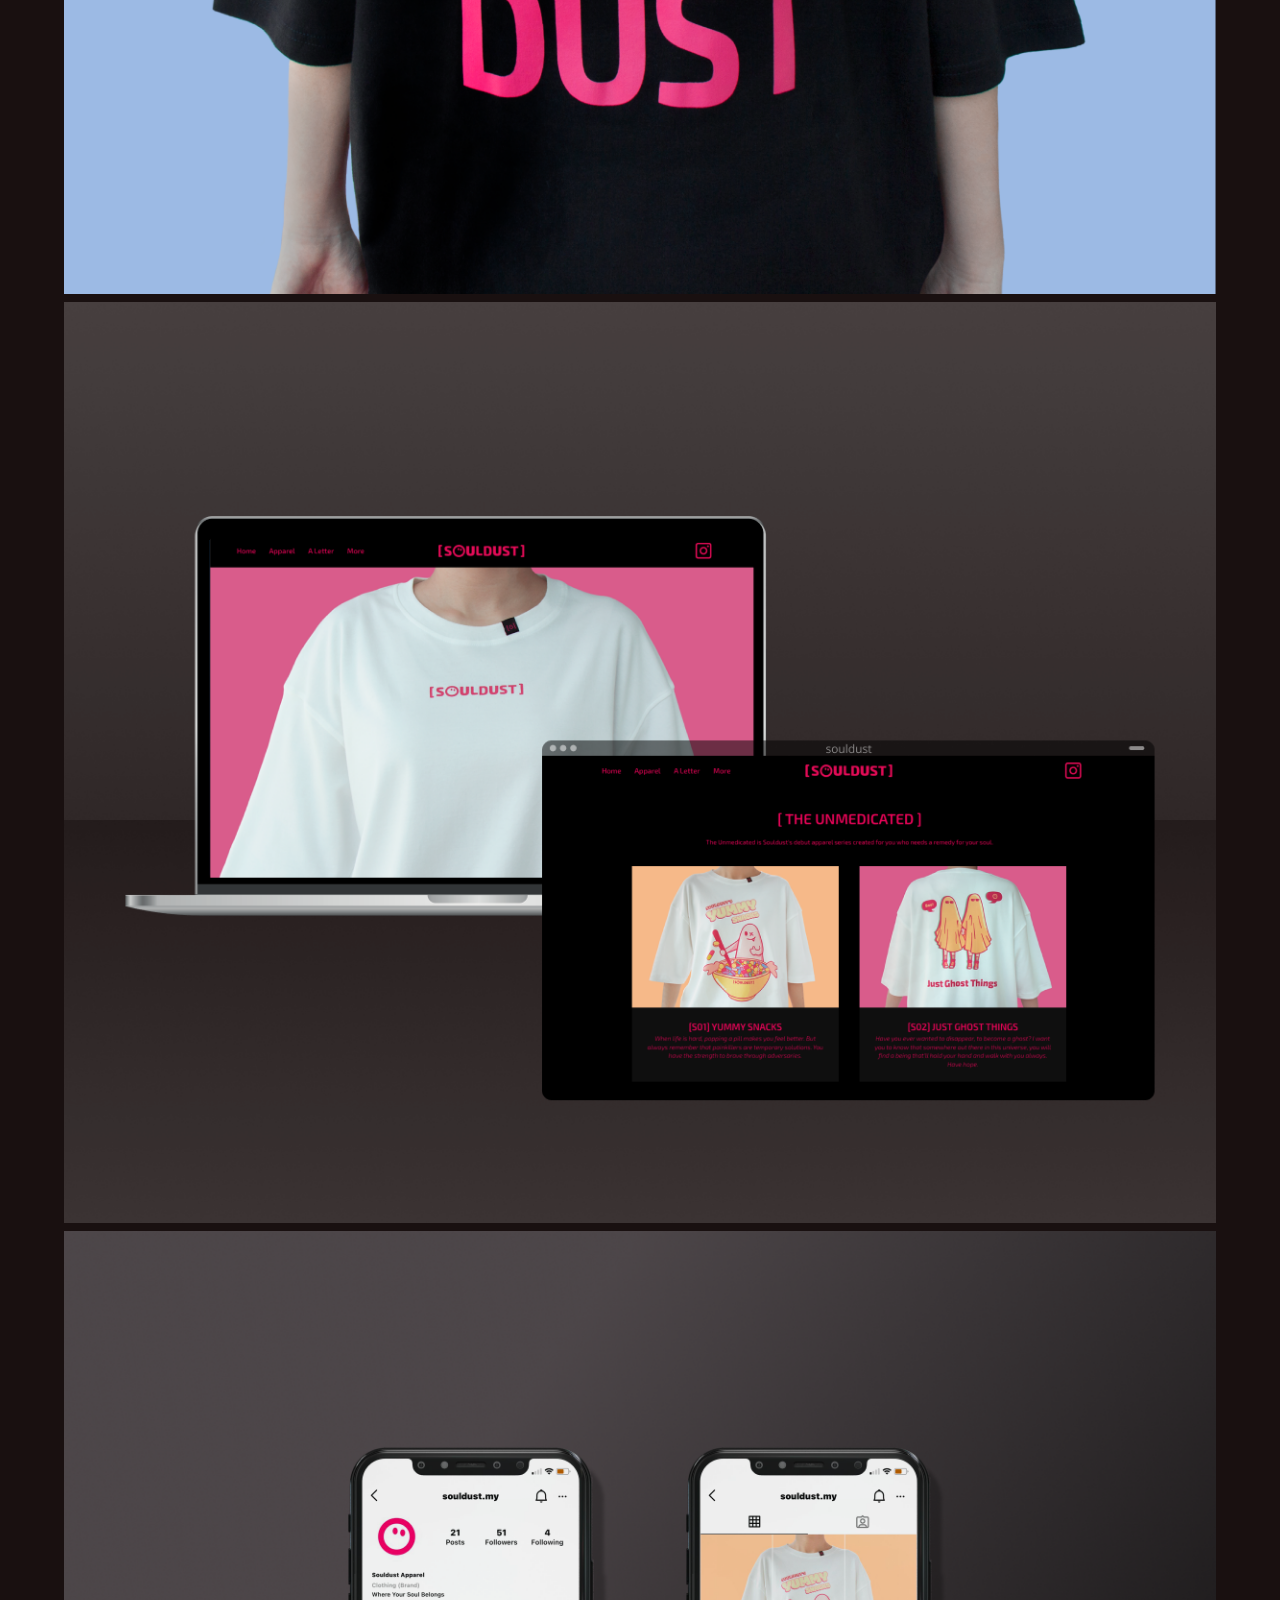
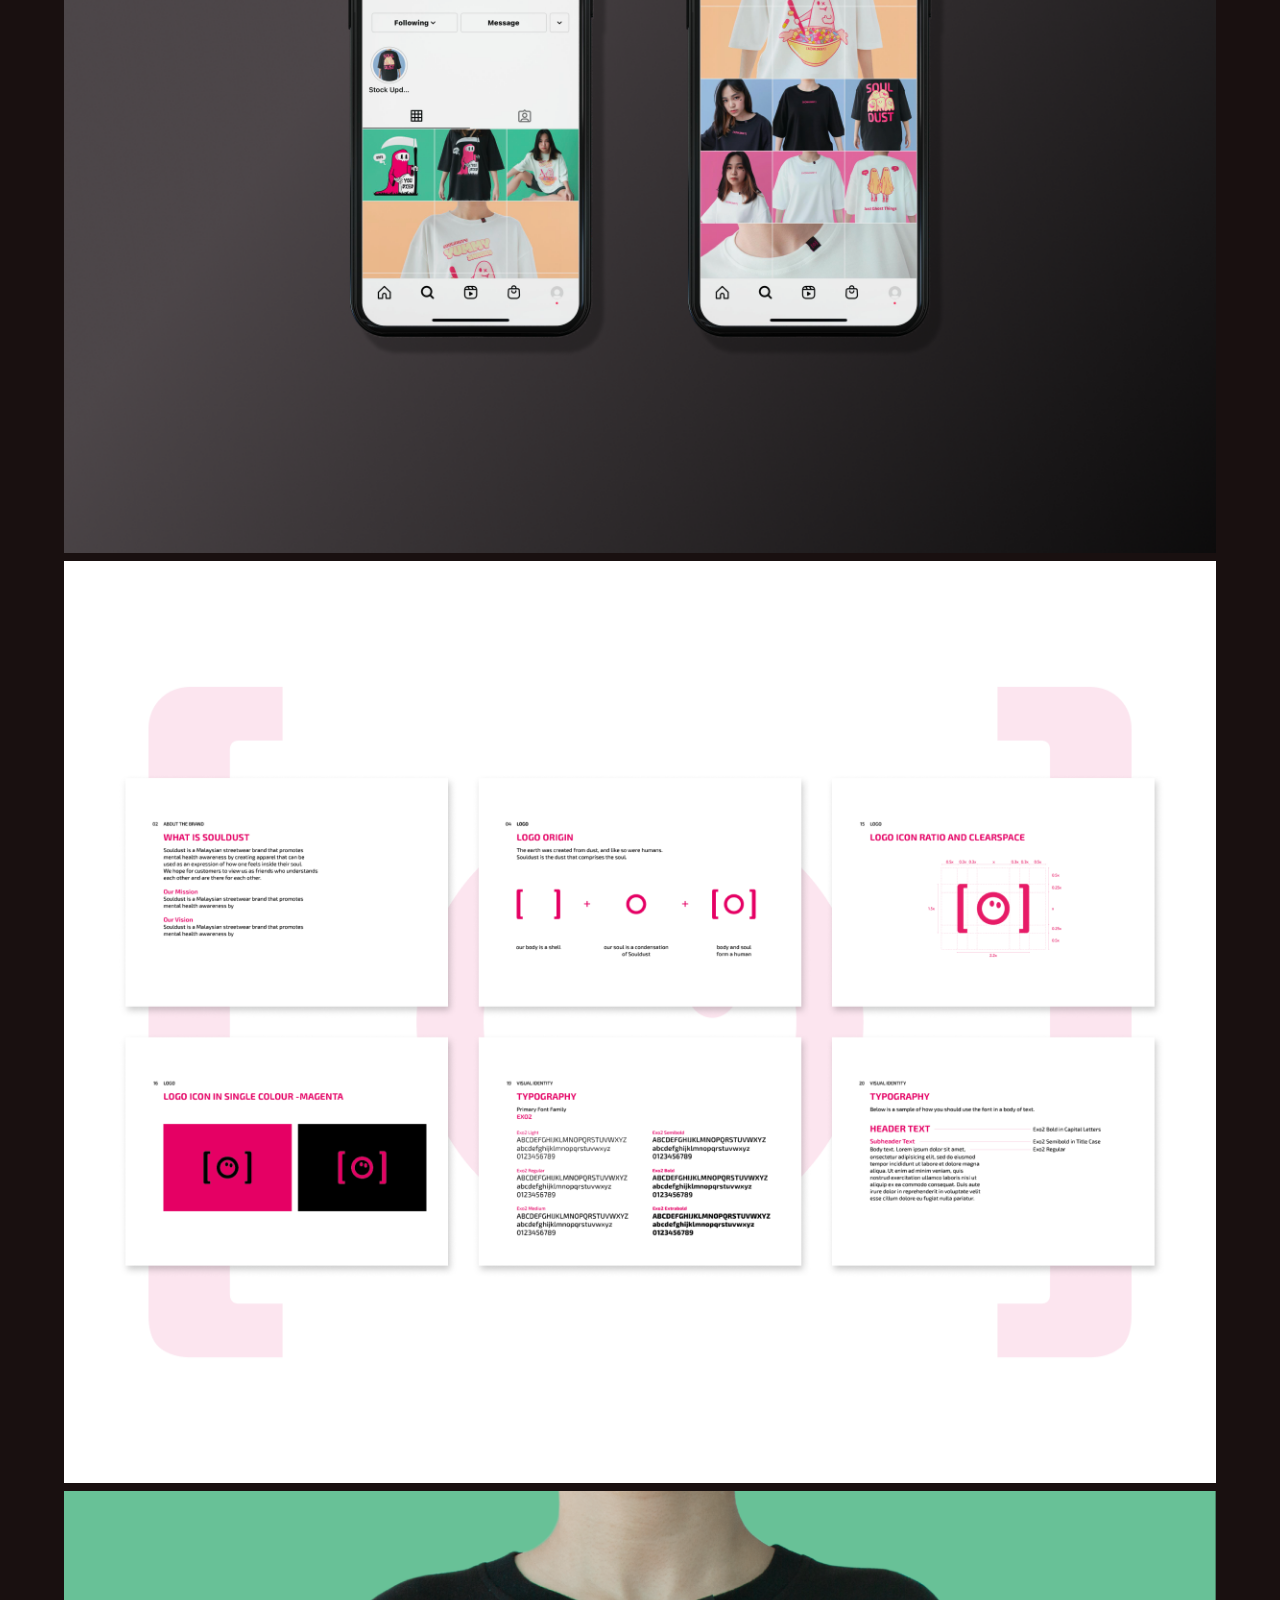
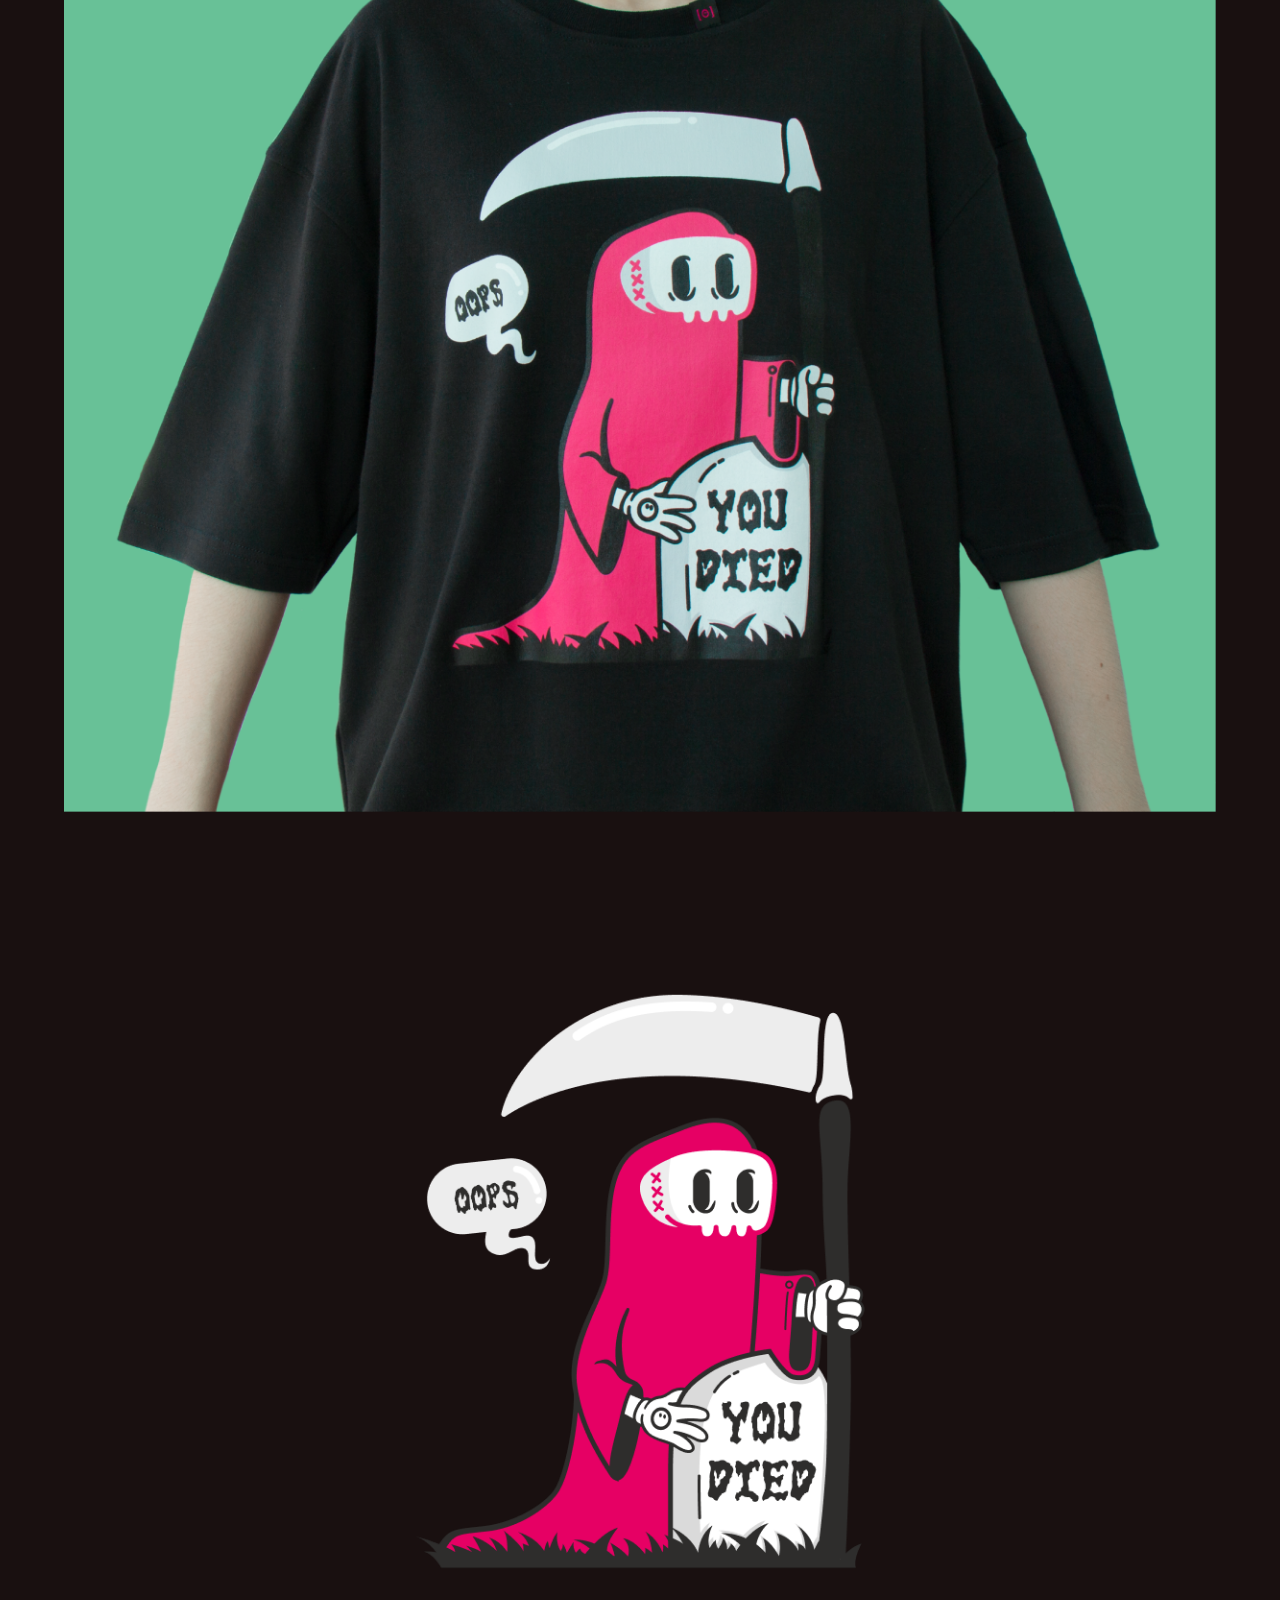
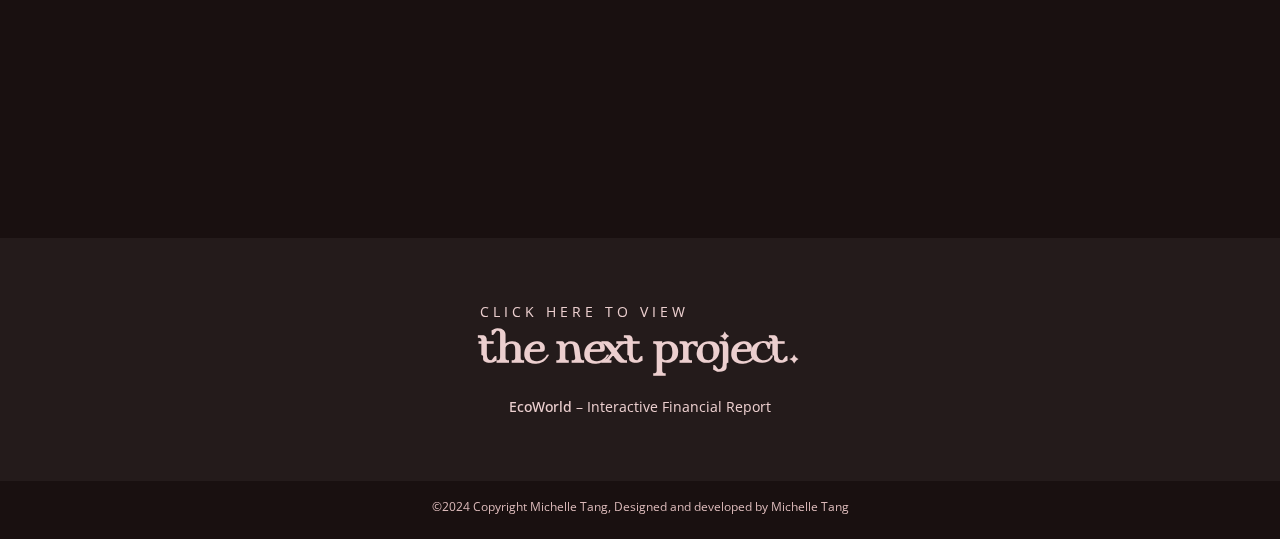
<file: souldust.html>
<!DOCTYPE html>
<html lang="en">
<head>
    <meta charset="UTF-8">
    <meta name="viewport" content="width=device-width, initial-scale=1.0">
    <title>ZHEN House of Art</title>

    <meta property="og:title" content="ZHEN House of Art"/>
    <meta property="og:image" content="css/img/thumbnail/thumbnail-share.png"/>
    <meta property="og:description" content="Welcome to the house of art."/>
    <meta property="og:url" content="https://zhenhouseofart.github.io/"/>
    <meta property="og:image:width" content="1200" />
    <meta property="og:image:height" content="627"/>
    <meta property="og:type" content="website"/> 

    <link rel="preconnect" href="https://fonts.googleapis.com">
    <link rel="preconnect" href="https://fonts.gstatic.com" crossorigin>
    <link href="https://fonts.googleapis.com/css2?family=Open+Sans:ital,wght@0,300..800;1,300..800&display=swap" rel="stylesheet"> 

    <link rel="icon" type="image/x-icon" href="css/img/favicon.ico"/>
    
    <link rel="stylesheet" href="css/styles.css"/>
</head>

<body id="body-background-lavender">

    <!-- Navbar -->
    <div id="navbar-bar">
        <a href="./"><img id="navbar-logo" src="css/img/z.svg"/></a>
        <a href="./#bodybox-works" class="navbar-item glow-small">Work</a>
        <a href="gallery" class="navbar-item glow-small">Gallery</a>
    </div>

    <!-- Project Details -->
    <div id="bodybox-project">
        <div class="project-summary-box">
            <div>
                <p class="font-size-14 font-color-mauve200 letter-spacing-250">PROJECT</p>
                <h3 id="project-title">Launching Souldust: A Malaysian Streetwear Brand</h3>
            </div>
            <div>
                <p class="font-size-14 font-color-mauve200 letter-spacing-250">MY ROLES</p>
                <div>
                    <h4 class="project-details">Project Manager</h4>
                    <h4 class="project-details">Creative Director</h4>
                    <h4 class="project-details">Market Analyst and Strategist</h4>
                    <h4 class="project-details">Research</h4>
                </div>
            </div>
            <div>
                <p class="font-size-14 font-color-mauve200 letter-spacing-250">CLIENT</p>
                <h4 class="project-details">Souldust</h4>
            </div>
        </div>
        <div>
            <div class="project-summary-box">
                <p class="project-summary mauve200">Souldust is a Malaysian streetwear brand that aims to help the young express their inner emotions as mental health grows more prevalent in the aging world. Fashion has always been used as a mode of self-expression even to as far as <span class="italic">to create an individual and separate identity from their elders.</span> (Bovone, 2006) It is a representation of one’s perception of themselves and Souldust acts to be a part of that expression. The brand prioritises comfort with the Malaysian weather appropriate material and high quality prints.</p>
                <p class="project-summary mauve200">The experimental project was launched to gauge the market for the meaningful design for streetwear in Malaysia as Souldust is the resulting product of multiple case studies and a thesis paper. The brand utilises a style that is fun and descriptive of mental health in a witty way, with its colourful, humorous and almost ironic depictions of mental health issues.</p>
                <p class="project-summary mauve200">The project started out as a research project studying the unique characteristics of urban streetwear (and its relevance to the Malaysian market) whereby multiple case studies, surveys and other formal modes of research were conducted to support the study. We found that there was a prominent market for the street fashion industry in Malaysia and after countless fabric surveys, print sourcing, logistical technicalities, market strategising and brand building, Souldust was launched. Although our team was small, it was a successful launch with all products selling out within the month of our launch.</p>
                <p class="project-summary mauve200">Reference. Bovone, L. (2006). Urban style cultures and urban cultural production in Milan: Postmodern identity and the transformation of fashion. <span class="italic">Poetics (Amsterdam),</span> 34(6), 370-382. https://doi.org/10.1016/j.poetic.2006.10.004</p>
            </div>
        </div>
    </div>

    <!-- Visual Data -->
    <div class="project-image-box">
        <img class="project-image" src="css/img/souldust/souldust-page-01.png"/>
        <img class="project-image" src="css/img/souldust/souldust-page-02.png"/>
        <img class="project-image" src="css/img/souldust/souldust-page-03.png"/>
        <img class="project-image" src="css/img/souldust/souldust-page-04.png"/>
        <img class="project-image" src="css/img/souldust/souldust-page-05.png"/>
        <img class="project-image" src="css/img/souldust/souldust-page-06.png"/>
        <img class="project-image" src="css/img/souldust/souldust-page-07.png"/>
        <img class="project-image" src="css/img/souldust/souldust-page-08.png"/>
        <img class="project-image" src="css/img/souldust/souldust-page-09.png"/>
        <img class="project-image" src="css/img/souldust/souldust-page-10.png"/>
        <img class="project-image" src="css/img/souldust/souldust-page-11.png"/>
    </div>

    <div id="next-project-background">
        <!-- Next Project -->
        <a href="ecoworld">
            <div  id="next-project-box">
                <div>
                    <p class="font-size-14 letter-spacing-250">CLICK HERE TO VIEW</p>
                    <h2 class="font-cigra">the next project.</h2>
                </div>
                <div>
                    <p class="font-weight-semibold font-size-14 inline-text">EcoWorld</p>
                    <p class="font-size-14 inline-text"> – Interactive Financial Report</p>
                </div>
            </div>
        </a>
    </div>

    <!-- Footer -->
    <div id="footer">
        <p class="footer-text font-size-12 font-color-mauve200">©2024 Copyright Michelle Tang, </p>
        <p class="footer-text font-size-12 font-color-mauve200">Designed and developed by Michelle Tang</p>
    </div>

</body>
</html>
</file>
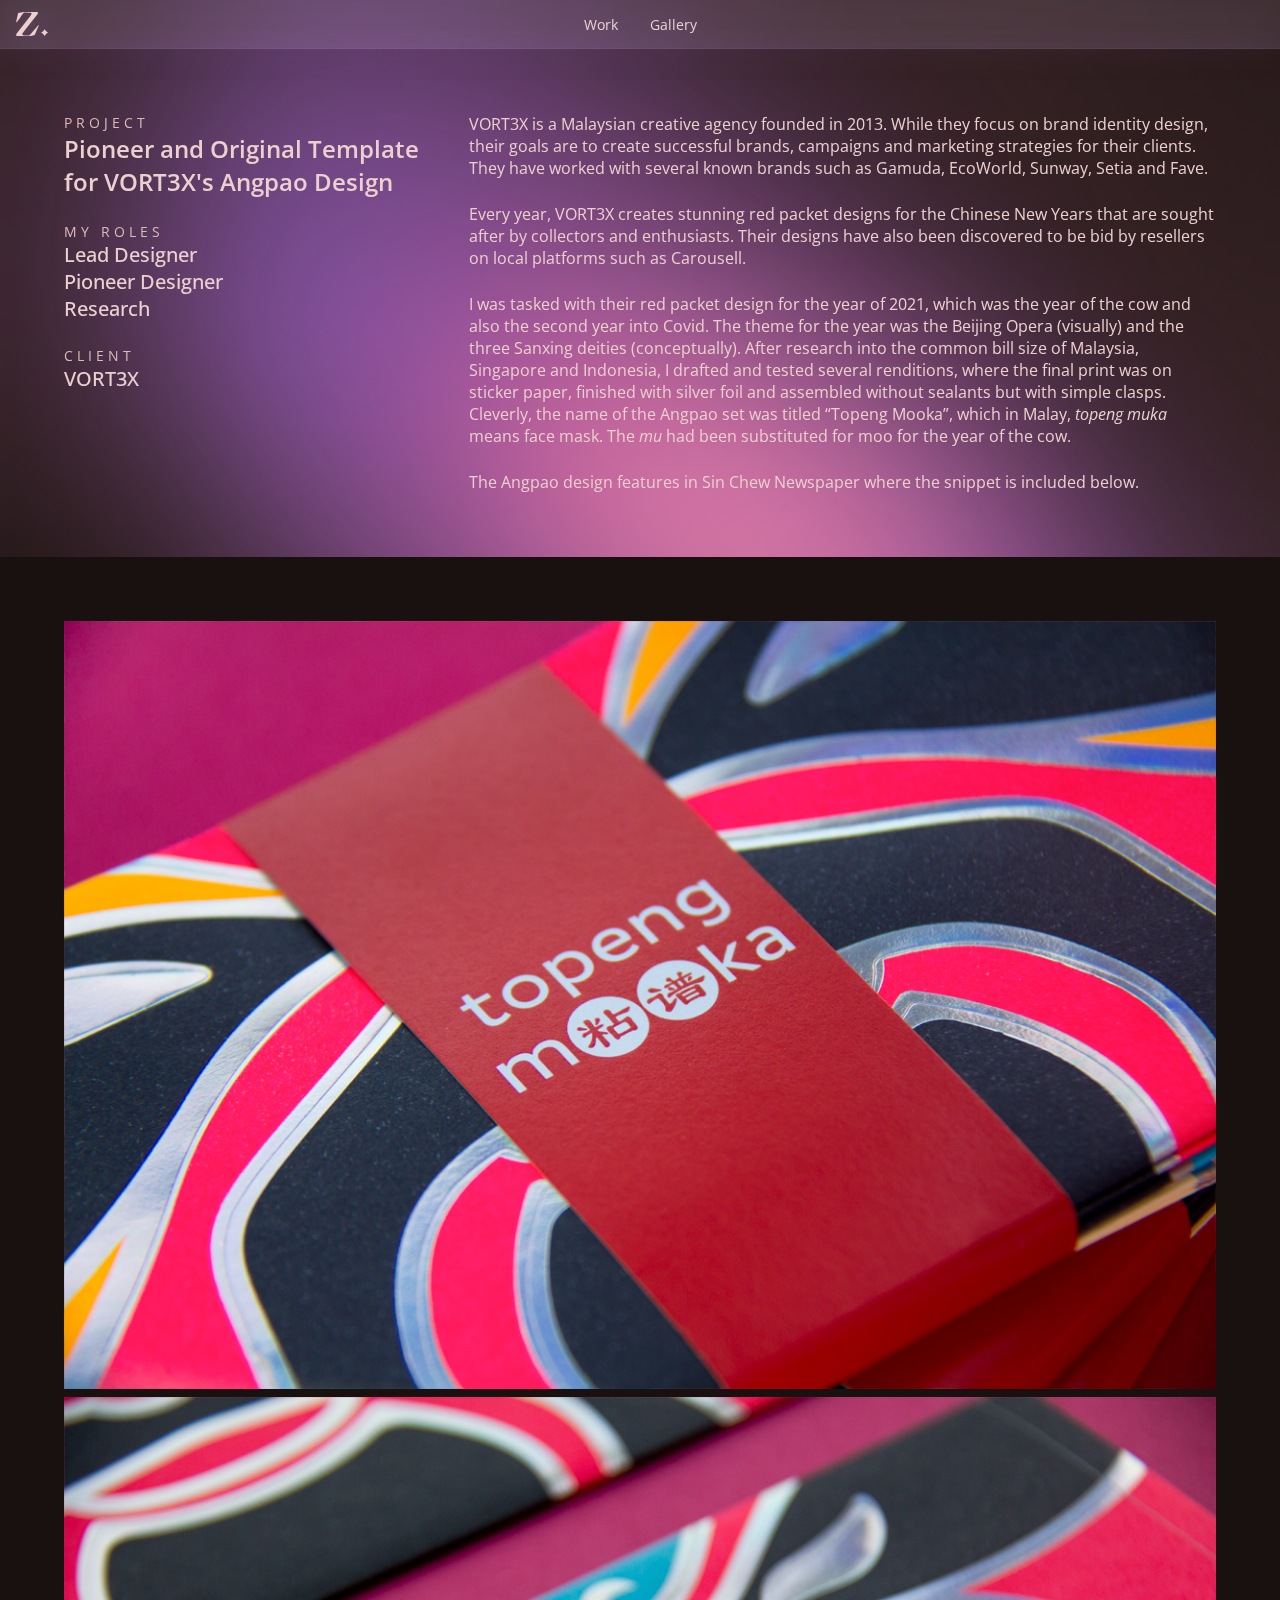
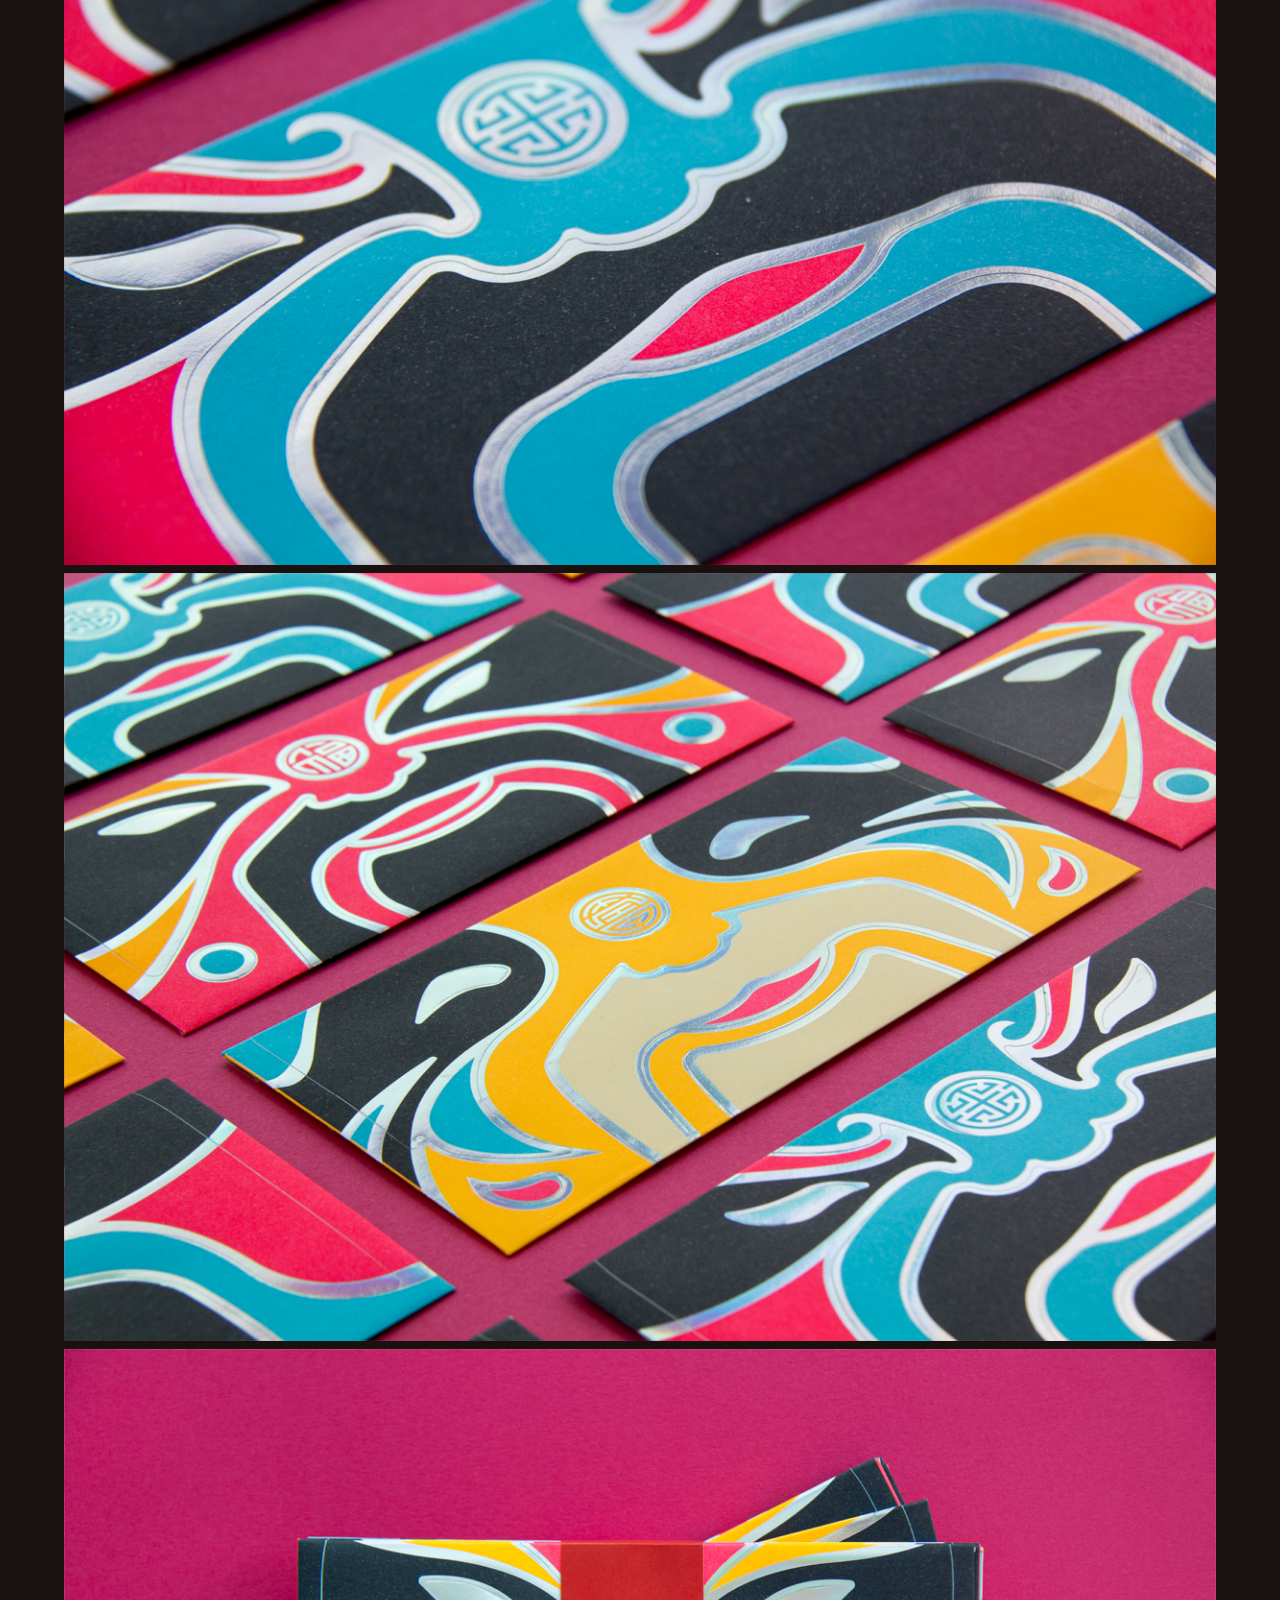
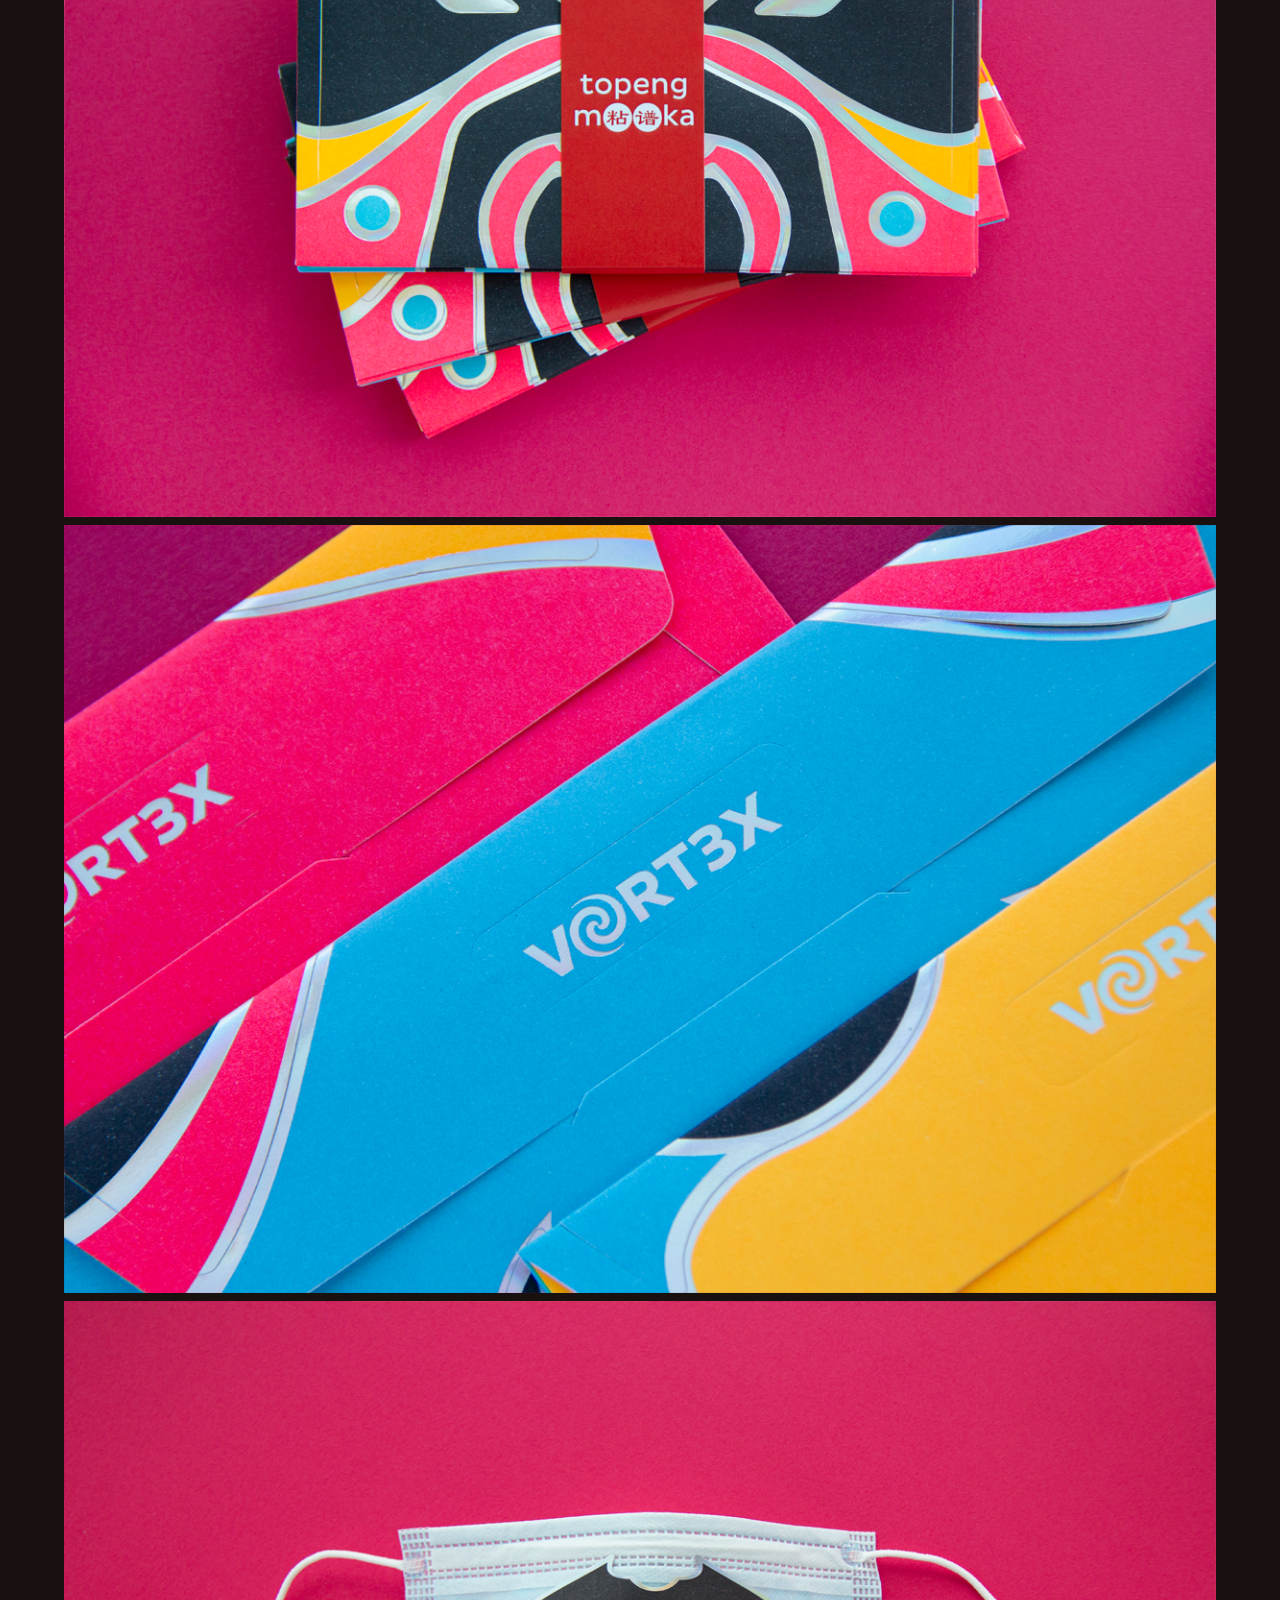
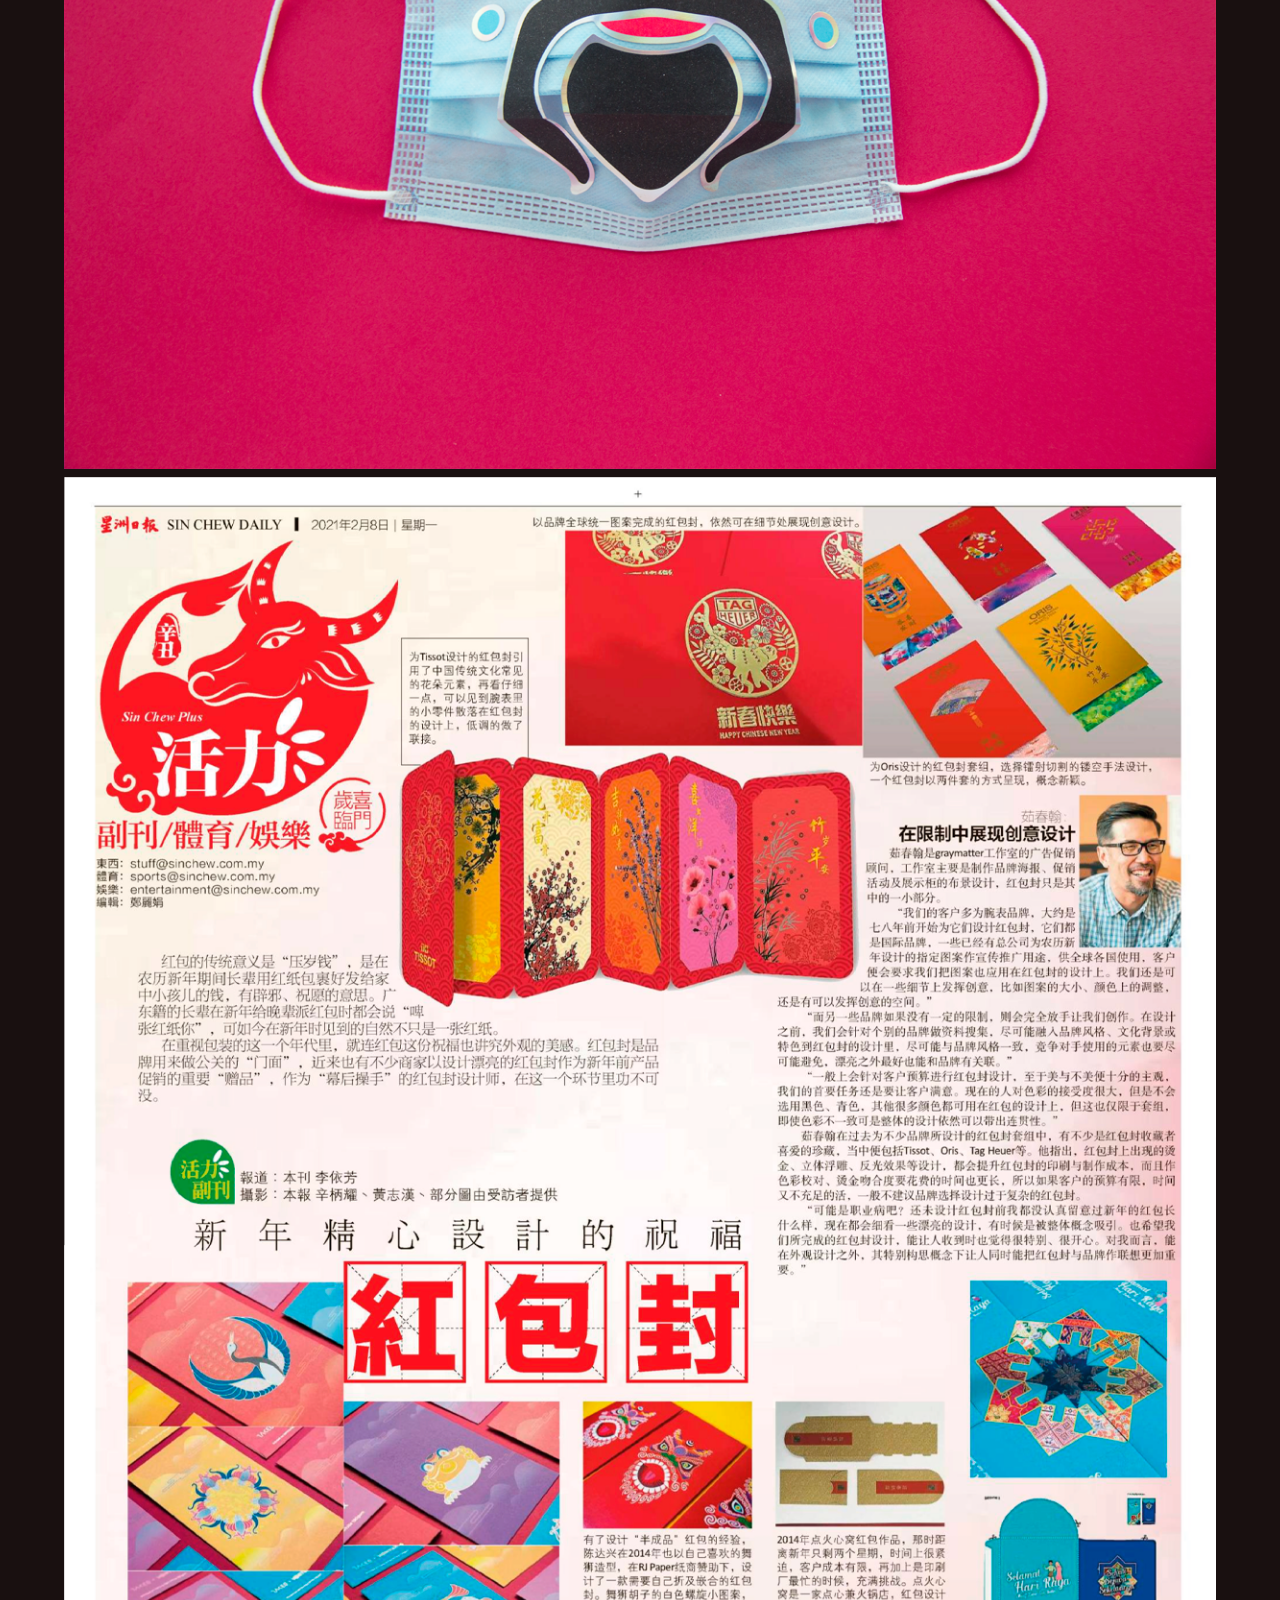
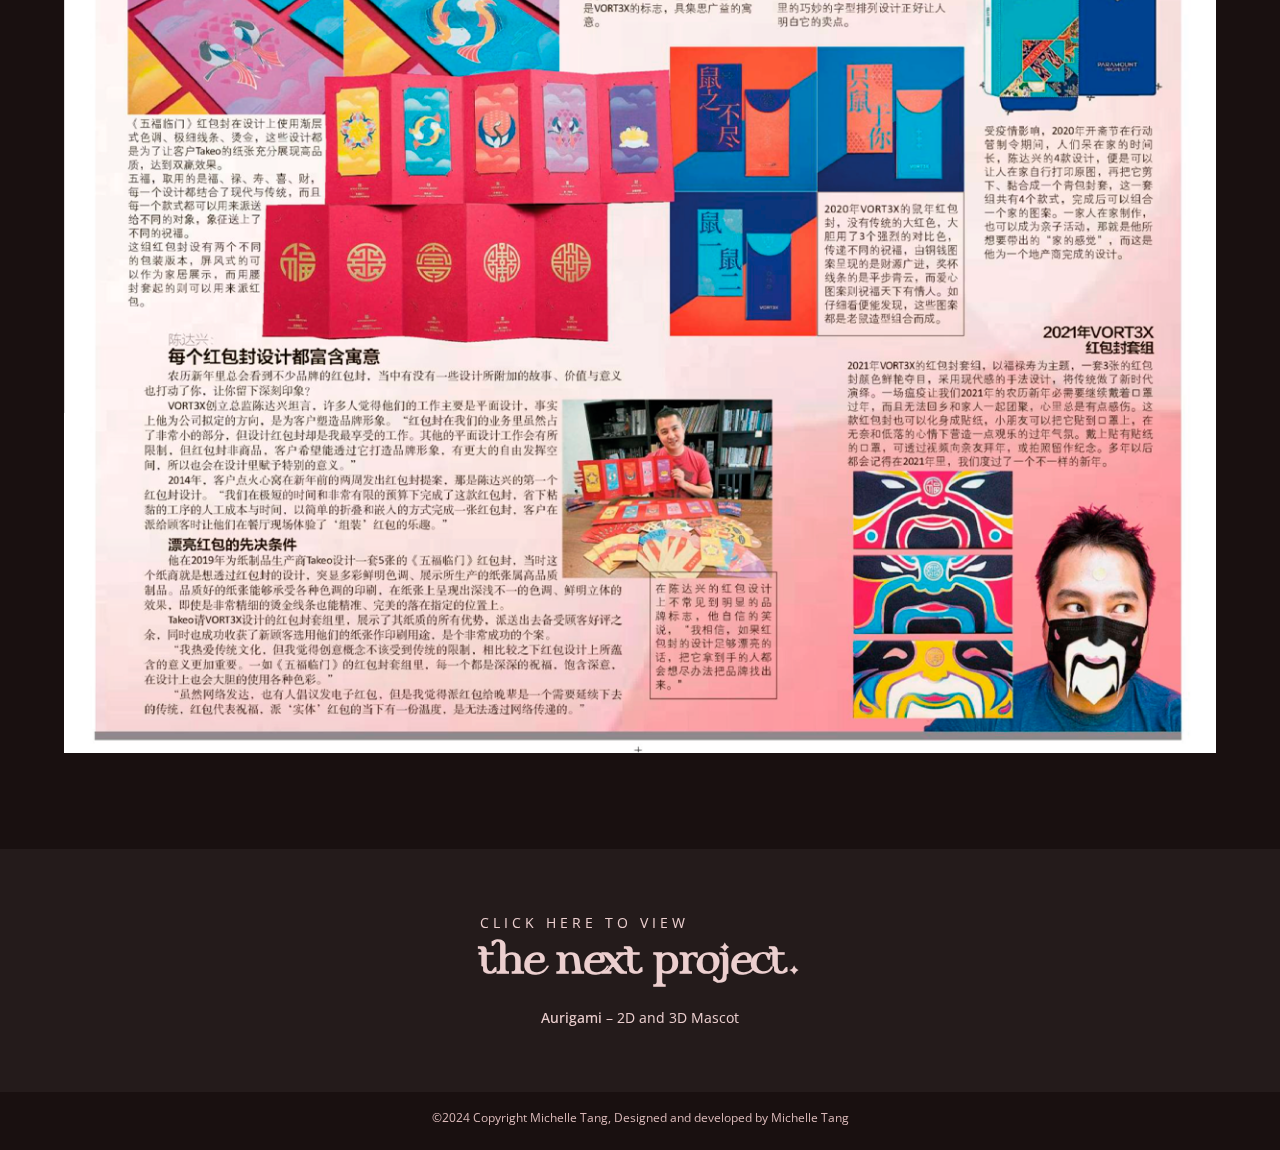
<file: vort3x.html>
<!DOCTYPE html>
<html lang="en">
<head>
    <meta charset="UTF-8">
    <meta name="viewport" content="width=device-width, initial-scale=1.0">
    <title>ZHEN House of Art</title>

    <meta property="og:title" content="ZHEN House of Art"/>
    <meta property="og:image" content="css/img/thumbnail/thumbnail-share.png"/>
    <meta property="og:description" content="Welcome to the house of art."/>
    <meta property="og:url" content="https://zhenhouseofart.github.io/"/>
    <meta property="og:image:width" content="1200" />
    <meta property="og:image:height" content="627"/>
    <meta property="og:type" content="website"/> 

    <link rel="preconnect" href="https://fonts.googleapis.com">
    <link rel="preconnect" href="https://fonts.gstatic.com" crossorigin>
    <link href="https://fonts.googleapis.com/css2?family=Open+Sans:ital,wght@0,300..800;1,300..800&display=swap" rel="stylesheet"> 

    <link rel="icon" type="image/x-icon" href="css/img/favicon.ico"/>
    
    <link rel="stylesheet" href="css/styles.css"/>
</head>

<body id="body-background-lavender">

    <!-- Navbar -->
    <div id="navbar-bar">
        <a href="./"><img id="navbar-logo" src="css/img/z.svg"/></a>
        <a href="./#bodybox-works" class="navbar-item glow-small">Work</a>
        <a href="gallery" class="navbar-item glow-small">Gallery</a>
    </div>

    <!-- Project Details -->
    <div id="bodybox-project">
        <div class="project-summary-box">
            <div>
                <p class="font-size-14 font-color-mauve200 letter-spacing-250">PROJECT</p>
                <h3 id="project-title">Pioneer and Original Template for VORT3X's Angpao Design</h3>
            </div>
            <div>
                <p class="font-size-14 font-color-mauve200 letter-spacing-250">MY ROLES</p>
                <div>
                    <h4 class="project-details">Lead Designer</h4>
                    <h4 class="project-details">Pioneer Designer</h4>
                    <h4 class="project-details">Research</h4>
                </div>
            </div>
            <div>
                <p class="font-size-14 font-color-mauve200 letter-spacing-250">CLIENT</p>
                <h4 class="project-details">VORT3X</h4>
            </div>
        </div>
        <div>
            <div class="project-summary-box">
                <p class="project-summary mauve200">VORT3X is a Malaysian creative agency founded in 2013. While they focus on brand identity design, their goals are to create successful brands, campaigns and marketing strategies for their clients. They have worked with several known brands such as Gamuda, EcoWorld, Sunway, Setia and Fave.</p>
                <p class="project-summary mauve200">Every year, VORT3X creates stunning red packet designs for the Chinese New Years that are sought after by collectors and enthusiasts. Their designs have also been discovered to be bid by resellers on local platforms such as Carousell.</p>
                <p class="project-summary mauve200">I was tasked with their red packet design for the year of 2021, which was the year of the cow and also the second year into Covid. The theme for the year was the Beijing Opera (visually) and the three Sanxing deities (conceptually). After research into the common bill size of Malaysia, Singapore and Indonesia, I drafted and tested several renditions, where the final print was on sticker paper, finished with silver foil and assembled without sealants but with simple clasps. Cleverly, the name of the Angpao set was titled “Topeng Mooka”, which in Malay, <span class="italic">topeng muka</span> means face mask. The <span class="italic">mu</span> had been substituted for moo for the year of the cow.</p>
                <p class="project-summary mauve200">The Angpao design features in Sin Chew Newspaper where the snippet is included below.</p>
            </div>
        </div>
    </div>

    <!-- Visual Data -->
    <div class="project-image-box">
        <img class="project-image" src="css/img/vort3x/vort3x-photo-01.png"/>
        <img class="project-image" src="css/img/vort3x/vort3x-photo-02.png"/>
        <img class="project-image" src="css/img/vort3x/vort3x-photo-03.png"/>
        <img class="project-image" src="css/img/vort3x/vort3x-photo-04.png"/>
        <img class="project-image" src="css/img/vort3x/vort3x-photo-05.png"/>
        <img class="project-image" src="css/img/vort3x/vort3x-photo-06.png"/>
        <div class="project-image">
            <img class="project-image" src="css/img/vort3x/vort3x-article-01.png"/>
            <img class="project-image" src="css/img/vort3x/vort3x-article-02.png"/>
            <img class="project-image" src="css/img/vort3x/vort3x-article-03.png"/>
        </div>
    </div>

    <div id="next-project-background">
        <!-- Next Project -->
        <a href="aurigami-mascot">
            <div  id="next-project-box">
                <div>
                    <p class="font-size-14 letter-spacing-250">CLICK HERE TO VIEW</p>
                    <h2 class="font-cigra">the next project.</h2>
                </div>
                <div>
                    <p class="font-weight-semibold font-size-14 inline-text">Aurigami</p>
                    <p class="font-size-14 inline-text"> – 2D and 3D Mascot</p>
                </div>
            </div>
        </a>
    </div>

    <!-- Footer -->
    <div id="footer">
        <p class="footer-text font-size-12 font-color-mauve200">©2024 Copyright Michelle Tang, </p>
        <p class="footer-text font-size-12 font-color-mauve200">Designed and developed by Michelle Tang</p>
    </div>

</body>
</html>
</file>
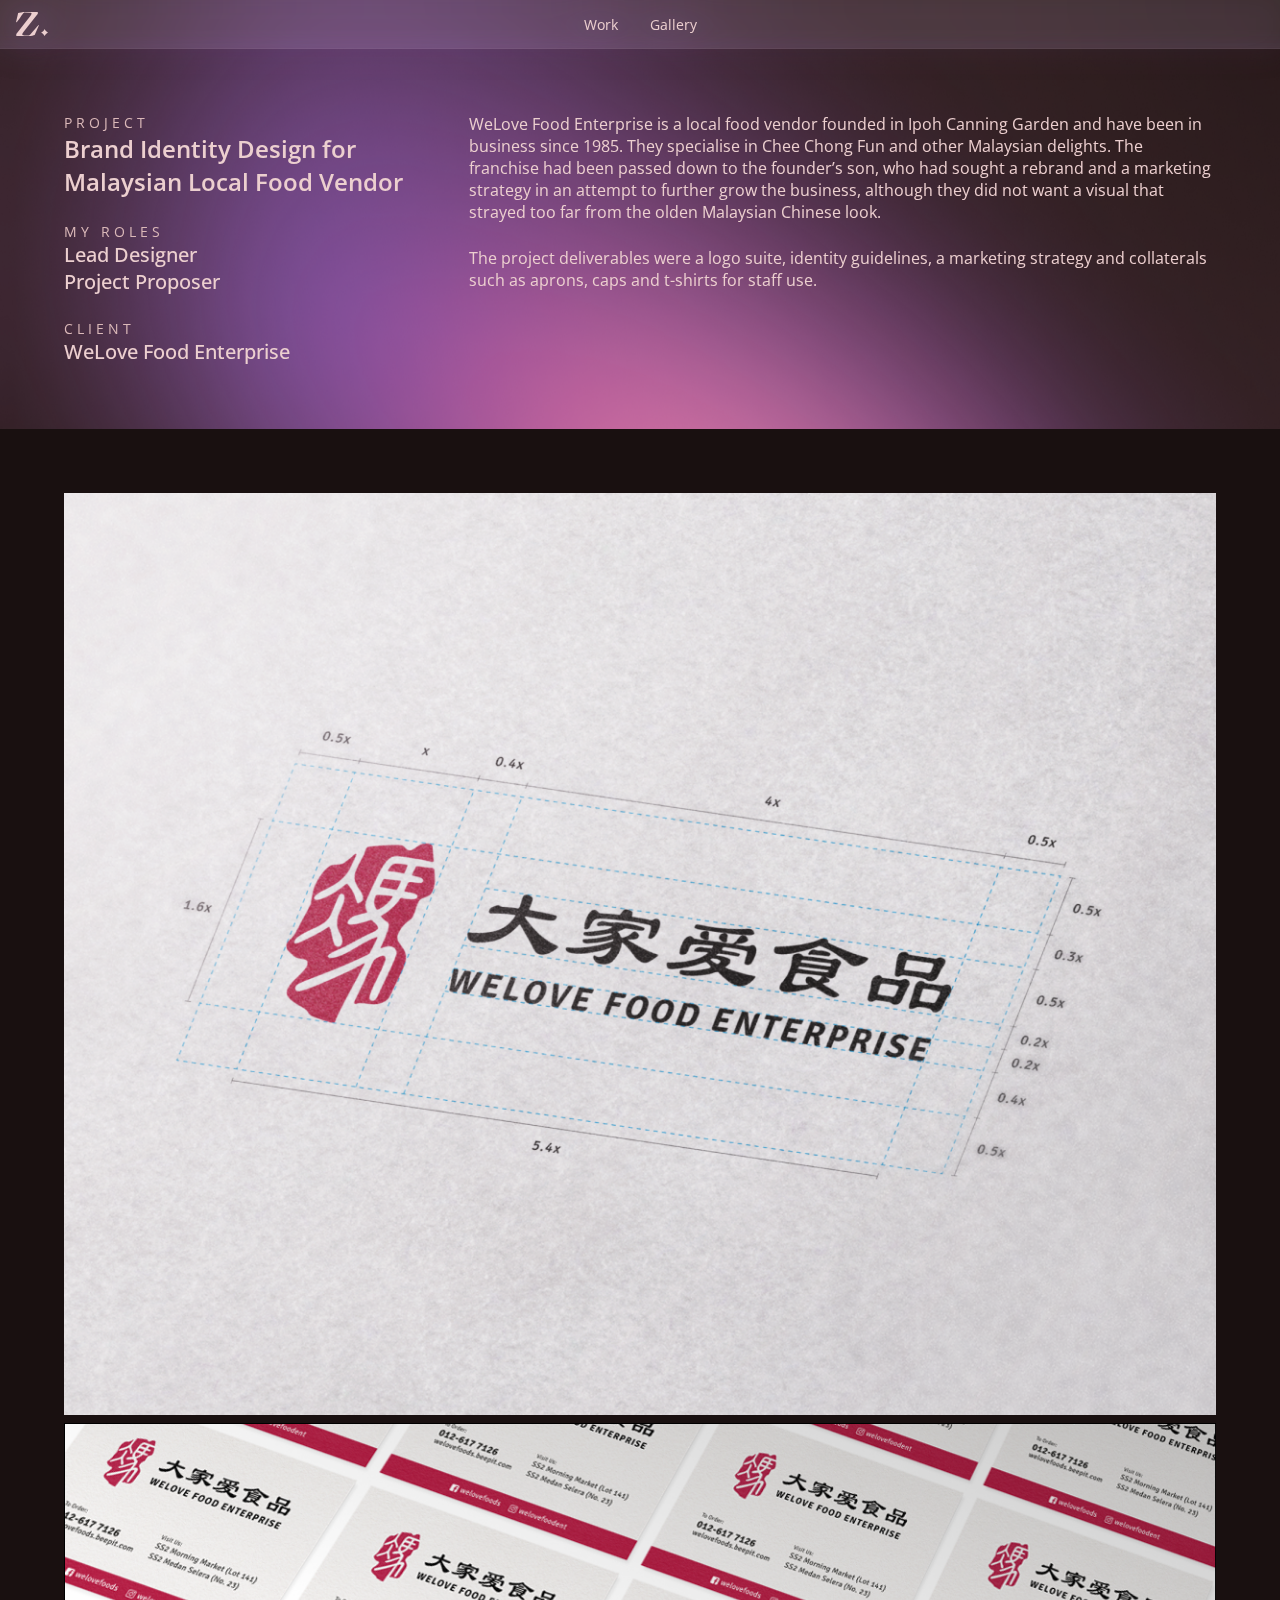
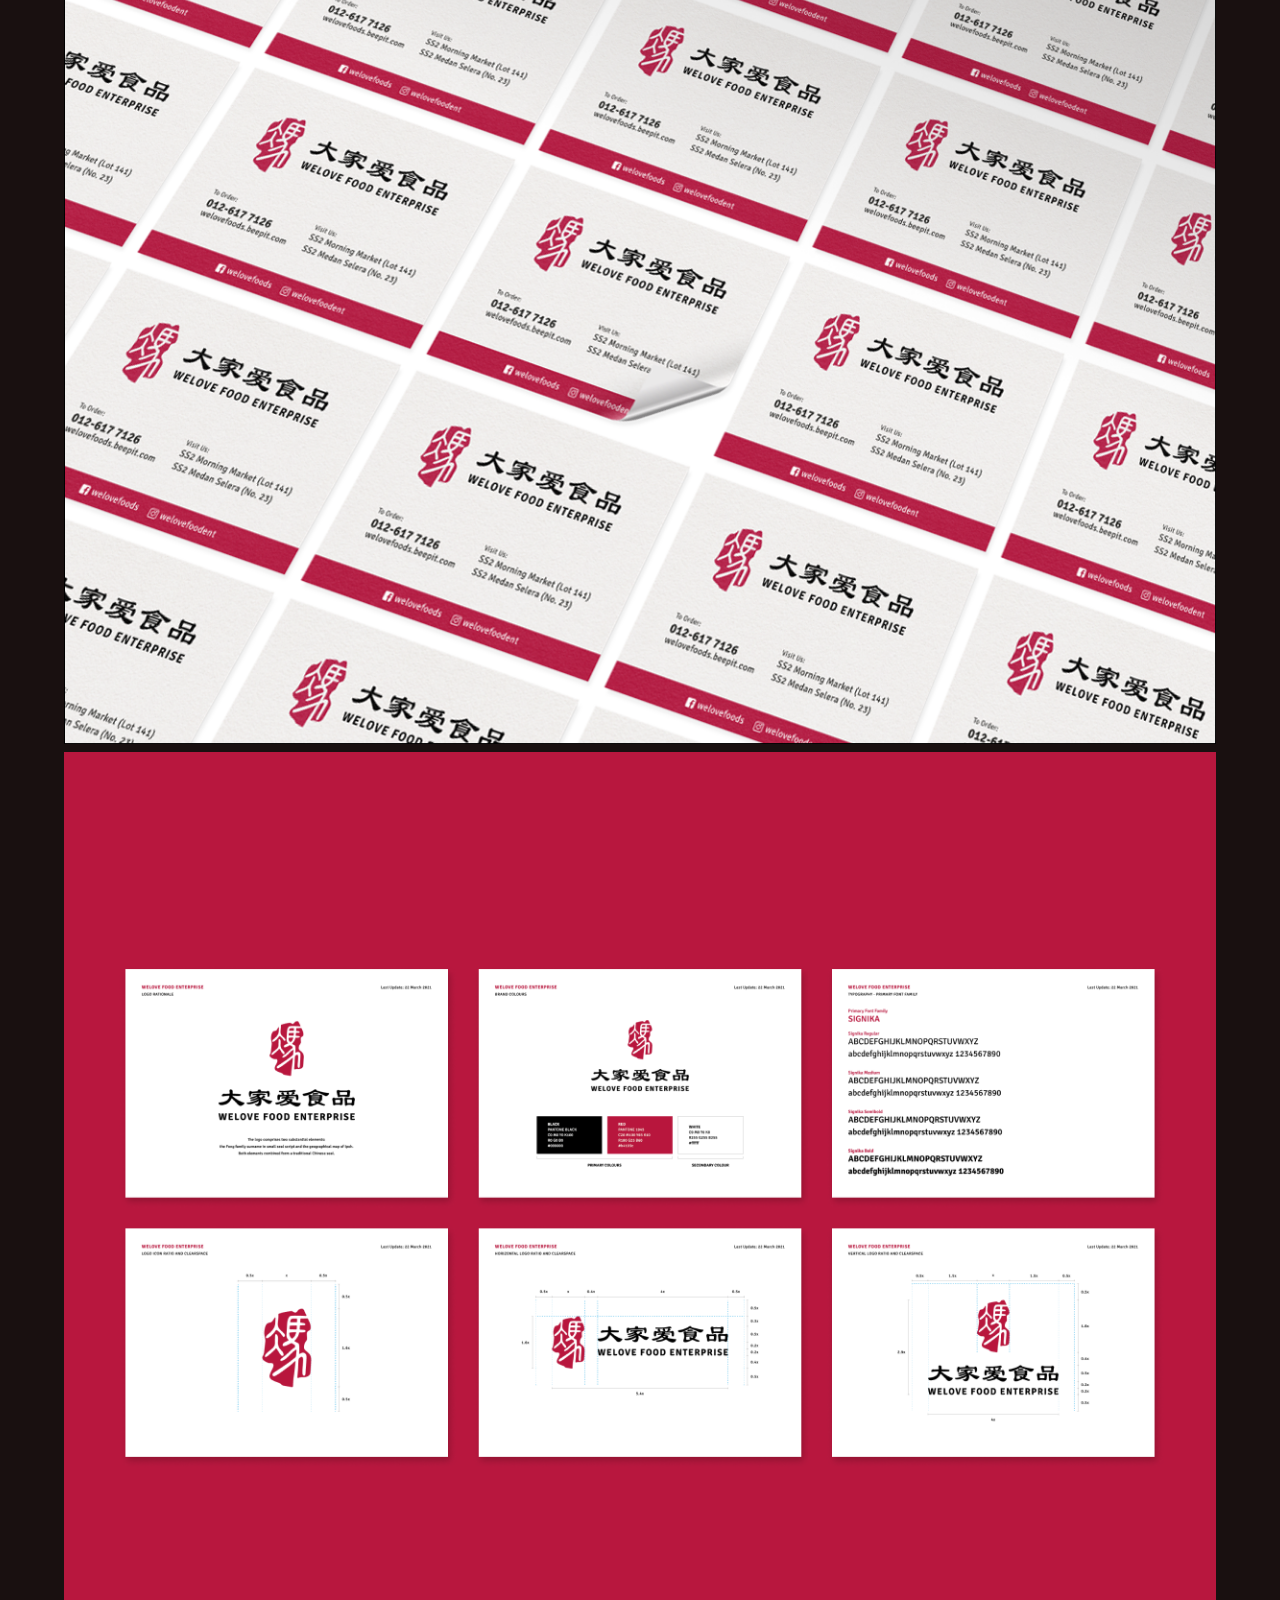
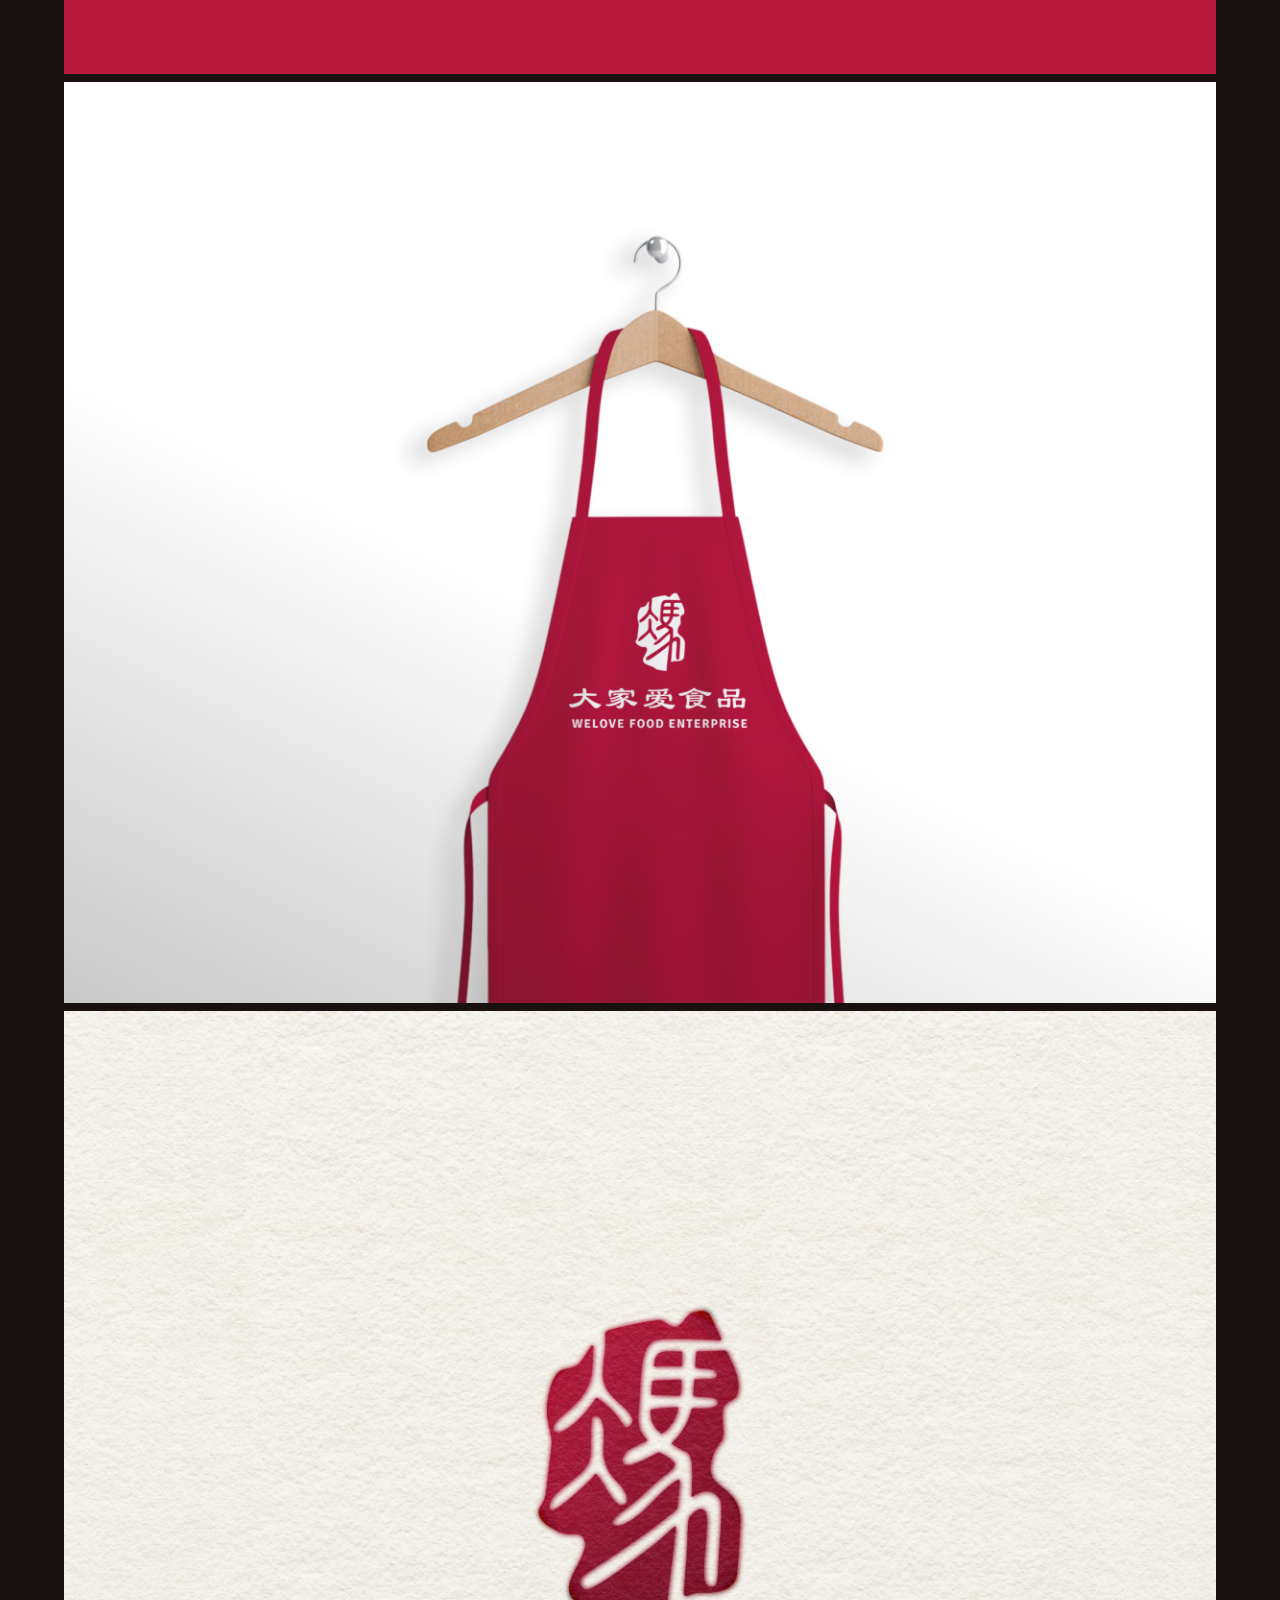
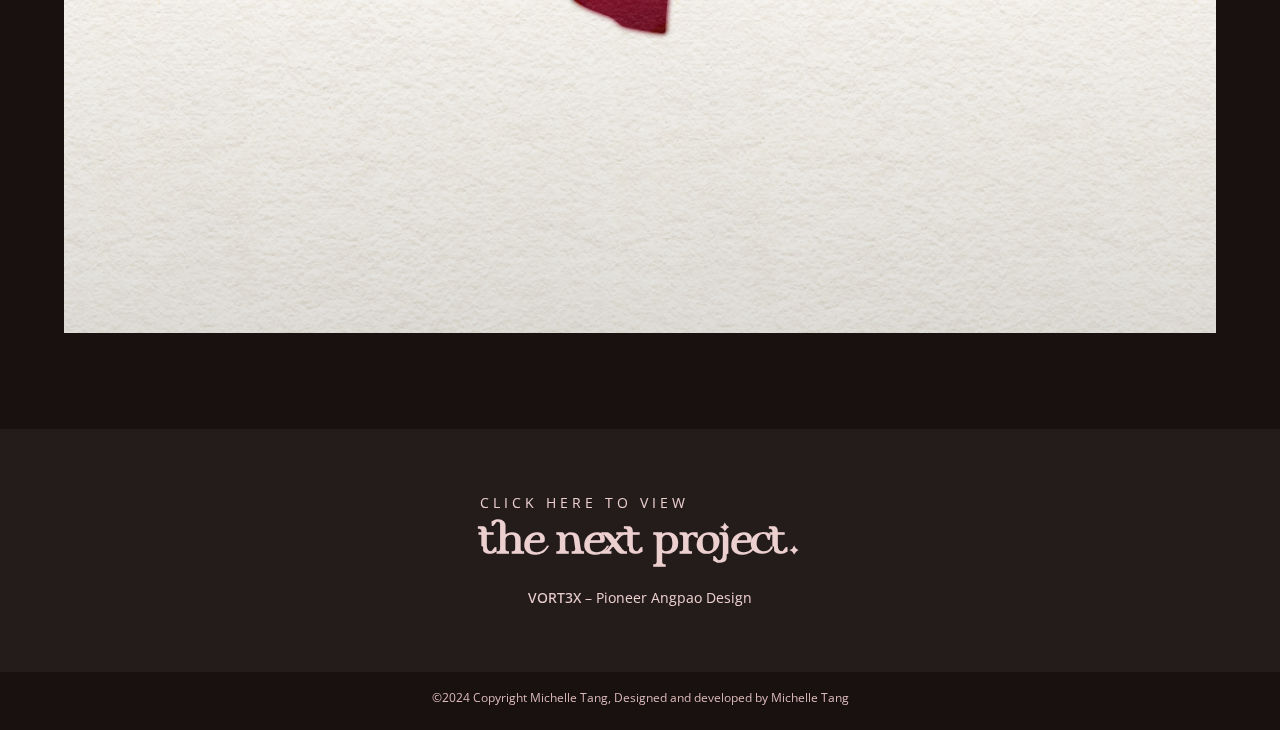
<file: welovefood.html>
<!DOCTYPE html>
<html lang="en">
<head>
    <meta charset="UTF-8">
    <meta name="viewport" content="width=device-width, initial-scale=1.0">
    <title>ZHEN House of Art</title>

    <meta property="og:title" content="ZHEN House of Art"/>
    <meta property="og:image" content="css/img/thumbnail/thumbnail-share.png"/>
    <meta property="og:description" content="Welcome to the house of art."/>
    <meta property="og:url" content="https://zhenhouseofart.github.io/"/>
    <meta property="og:image:width" content="1200" />
    <meta property="og:image:height" content="627"/>
    <meta property="og:type" content="website"/> 

    <link rel="preconnect" href="https://fonts.googleapis.com">
    <link rel="preconnect" href="https://fonts.gstatic.com" crossorigin>
    <link href="https://fonts.googleapis.com/css2?family=Open+Sans:ital,wght@0,300..800;1,300..800&display=swap" rel="stylesheet"> 

    <link rel="icon" type="image/x-icon" href="css/img/favicon.ico"/>
    
    <link rel="stylesheet" href="css/styles.css"/>
</head>

<body id="body-background-lavender">

    <!-- Navbar -->
    <div id="navbar-bar">
        <a href="./"><img id="navbar-logo" src="css/img/z.svg"/></a>
        <a href="./#bodybox-works" class="navbar-item glow-small">Work</a>
        <a href="gallery" class="navbar-item glow-small">Gallery</a>
    </div>

    <!-- Project Details -->
    <div id="bodybox-project">
        <div class="project-summary-box">
            <div>
                <p class="font-size-14 font-color-mauve200 letter-spacing-250">PROJECT</p>
                <h3 id="project-title">Brand Identity Design for Malaysian Local Food Vendor</h3>
            </div>
            <div>
                <p class="font-size-14 font-color-mauve200 letter-spacing-250">MY ROLES</p>
                <div>
                    <h4 class="project-details">Lead Designer</h4>
                    <h4 class="project-details">Project Proposer</h4>
                </div>
            </div>
            <div>
                <p class="font-size-14 font-color-mauve200 letter-spacing-250">CLIENT</p>
                <h4 class="project-details">WeLove Food Enterprise</h4>
            </div>
        </div>
        <div>
            <div class="project-summary-box">
                <p class="project-summary mauve200">WeLove Food Enterprise is a local food vendor founded in Ipoh Canning Garden and have been in business since 1985. They specialise in Chee Chong Fun and other Malaysian delights. The franchise had been passed down to the founder’s son, who had sought a rebrand and a marketing strategy in an attempt to further grow the business, although they did not want a visual that strayed too far from the olden Malaysian Chinese look.</p>
                <p class="project-summary mauve200">The project deliverables were a logo suite, identity guidelines, a marketing strategy and collaterals such as aprons, caps and t-shirts for staff use.</p>
            </div>
        </div>
    </div>

    <!-- Visual Data -->
    <div class="project-image-box">
        <img class="project-image" src="css/img/welovefood/welovefood-page-01.png"/>
        <img class="project-image" src="css/img/welovefood/welovefood-page-02.png"/>
        <img class="project-image" src="css/img/welovefood/welovefood-page-03.png"/>
        <img class="project-image" src="css/img/welovefood/welovefood-page-04.png"/>
        <img class="project-image" src="css/img/welovefood/welovefood-page-05.png"/>
    </div>

    <div id="next-project-background">
        <!-- Next Project -->
        <a href="vort3x">
            <div  id="next-project-box">
                <div>
                    <p class="font-size-14 letter-spacing-250">CLICK HERE TO VIEW</p>
                    <h2 class="font-cigra">the next project.</h2>
                </div>
                <div>
                    <p class="font-weight-semibold font-size-14 inline-text">VORT3X</p>
                    <p class="font-size-14 inline-text"> – Pioneer Angpao Design</p>
                </div>
            </div>
        </a>
    </div>

    <!-- Footer -->
    <div id="footer">
        <p class="footer-text font-size-12 font-color-mauve200">©2024 Copyright Michelle Tang, </p>
        <p class="footer-text font-size-12 font-color-mauve200">Designed and developed by Michelle Tang</p>
    </div>

</body>
</html>
</file>
<file: css/styles.css>
/* Import Fonts */
@font-face{
    font-family: 'Cigra';
    src: url('fonts/Cigra.eot'),
         url('fonts/Cigra.woff') format('woff'),
         url('fonts/Cigra.otf') format('opentype'),
         url('fonts/Cigra.ttf') format('truetype');
}

/* HTML Elements */

body{
    margin: 0;
}

#body-background-lavender{
    background-color: #191010;
    background-image: url('img/background/bg-lavender-1920.png');
    background-attachment: fixed;
    background-repeat: no-repeat;
    background-position: top;

    -webkit-background-size: 100vw 100vh;
    -moz-background-size: 100vw 100vh;
    -o-background-size: 100vw 100vh;
    background-size: 100vw 100vh;
}

@media (max-width: 768px){
    #body-background-lavender{
        background-color: #191010;
        background-image: url('img/background/bg-lavender-768.png');
        background-attachment: fixed;
        background-repeat: no-repeat;
        background-position: top;

        -webkit-background-size: 100vw 100vh;
        -moz-background-size: 100vw 100vh;
        -o-background-size: 100vw 100vh;
        background-size: 100vw 100vh;
    }
}

@media (max-width: 480px){
    #body-background-lavender{
        background-color: #191010;
        background-image: url('img/background/bg-lavender-390.png');
        background-attachment: fixed;
        background-repeat: no-repeat;
        background-position: top;

        -webkit-background-size: 100vw 100vh;
        -moz-background-size: 100vw 100vh;
        -o-background-size: 100vw 100vh;
        background-size: 100vw 100vh;
    }
}

#body-background-mauve{
    background-color: #191010;
}

img{
    display: block;
}

/* Text Elements */

h1{
    margin: 0;
    font-family: 'Open Sans', Helvetica, Arial, sans-serif;
    font-weight: 600;
    font-size: 4rem;
    color: #ECCFCF;
}

h2{
    margin: 0;
    font-family: 'Open Sans', Helvetica, Arial, sans-serif;
    font-weight: 600;
    font-size: 3rem;
    color: #ECCFCF;
}

h3{
    margin: 0;
    font-family: 'Open Sans', Helvetica, Arial, sans-serif;
    font-weight: 600;
    font-size: 2rem;
    color: #ECCFCF;
}

h4{
    margin: 0;
    font-family: 'Open Sans', Helvetica, Arial, sans-serif;
    font-weight: 500;
    font-size: 1.5rem;
    color: #ECCFCF;
}

h5{
    margin: 0;
    font-family: 'Open Sans', Helvetica, Arial, sans-serif;
    font-weight: 500;
    font-size: 1.25rem;
    color: #ECCFCF;
}

h6{
    margin: 0;
    font-family: 'Open Sans', Helvetica, Arial, sans-serif;
    font-weight: 400;
    font-size: 1.125rem;
    color: #ECCFCF;
}

p{
    margin: 0;
    font-family: 'Open Sans', Helvetica, Arial, sans-serif;
    font-weight: 400;
    font-size: 1rem;
    color: #ECCFCF;
}

a{
    color: black;
    text-decoration: none;
    font-family: 'Open Sans', Helvetica, Arial, sans-serif;
    font-weight: 400;
    font-size: 1rem;
    color: #ECCFCF;
}

button{
    font-family: 'Open Sans', Helvetica, Arial, sans-serif;
    font-weight: 400;
    font-size: 1rem;
}

.font-cigra{
    font-family: 'Cigra', 'Open Sans', Helvetica, Arial, sans-serif;
}

.font-weight-bold{
    font-weight: 600;
}

.font-weight-semibold{
    font-weight: 500;
}

.italic{
    font-style: italic;
}

.font-size-14{
    font-size: 0.875rem;
}

.font-size-12{
    font-size: 0.75rem;
}

.font-color-white{
    color: #FFF3F3;
}

.font-color-mauve100{
    color: #ECCFCF;
}

.font-color-mauve200{
    color: #DBB9B9;
}

.font-color-mauve300{
    color: #9A7D7D;
}

.font-color-mauve400{
    color: #715555;
}

.letter-spacing-250{
    letter-spacing: 0.25rem;
}

.letter-spacing-125{
    letter-spacing: 0.125rem;
}

.glow-small:hover{
    color: #FFF3F3;
    -webkit-filter: drop-shadow(0 0 0.5rem rgba(255, 243, 243, 0.25));
    -moz-filter: drop-shadow(0 0 0.5rem rgba(255, 243, 243, 0.25));
    -o-filter: drop-shadow(0 0 0.5rem rgba(255, 243, 243, 0.25));
    filter: drop-shadow(0 0 0.5rem rgba(255, 243, 243, 0.25));
}

.glow-small:active{
    transform: scale(0.95);
}

.inline-text{
    display: inline;
}

/* Buttons */
.btn-headline{
    padding: 0.5rem 1rem;
    border: 1px solid #ECCFCF;
    border-radius: 0.5rem;

    color: #ECCFCF;;

    background-color: rgba(255, 243, 243, 0.1);
}

.btn-headline:hover{
    background-color: rgba(255, 243, 243, 0.2);
    transition-duration: 100ms;

    -webkit-filter: drop-shadow(0 0 1rem rgba(178, 111, 246, 1));
    -moz-filter: drop-shadow(0 0 1rem rgba(178, 111, 246, 1));
    -o-filter: drop-shadow(0 0 1rem rgba(178, 111, 246, 1));
    filter: drop-shadow(0 0 1rem rgba(178, 111, 246, 1));
    
}

.btn-headline:active{
    transform: scale(0.95);
    transition-duration: 100ms;
}

/* Navbar */
.navbar-item{
    padding: 0 1rem;
    font-size: 0.875rem;
}

#navbar-bar:hover{
    background-color: rgba(255, 243, 243, 0.1);

    -webkit-filter: drop-shadow(0 0 1rem rgba(178, 111, 246, 0.5));
    -moz-filter: drop-shadow(0 0 1rem rgba(178, 111, 246, 0.5));
    -o-filter: drop-shadow(0 0 1rem rgba(178, 111, 246, 0.5));
    filter: drop-shadow(0 0 1rem rgba(178, 111, 246, 0.5));
}

@media (min-width: 768px){
    #navbar-bar{
        background-color: rgba(255, 243, 243, 0.05);

        -webkit-backdrop-filter: blur(8px);
        -moz-backdrop-filter: blur(8px);
        -o-backdrop-filter: blur(8px);
        backdrop-filter: blur(8px);

        border-bottom: 1px solid rgba(255, 243, 243, 0.05);
        
        position: sticky;
        top: 0;

        height: 3rem;
        display: flex;
        
        align-items: center;
        justify-content: center;
    }
    
    #navbar-logo{
        position: absolute;
        left: 0;
        top: 0;
    
        height: 2rem;
        width: auto;
        padding: 0.5rem 1rem;
    }
}

@media (max-width: 768px){
    #navbar-bar{
        background-color: rgba(255, 243, 243, 0.05);

        -webkit-backdrop-filter: blur(8px);
        -moz-backdrop-filter: blur(8px);
        -o-backdrop-filter: blur(8px);
        backdrop-filter: blur(8px);

        border-bottom: 1px solid rgba(255, 243, 243, 0.05);

        position: sticky;
        top: 0;

        height: 3rem;
        display: flex;

        align-items: center;
        justify-content: left;

    }
    
    #navbar-logo{
        position: static;
        
        height: 2rem;
        width: auto;
        padding: 0.5rem 1rem;
    }
}

/* Main Headline */
#headline-buttons{
    display: flex;
    gap: 0.5rem;
}

#bodybox-headpage{
    height: 100vh;
    display: flex;
    flex-direction: column-reverse;

    /*
        background-image: url(img/3d-logo.png);
        background-size: 100% auto;
        background-repeat: no-repeat;
        background-position: top;
        background-blend-mode: screen;
    */
}

#bodybox-headline{
    width: 50%;
    margin: 0 0 5rem 2rem;
    display: flex;
    flex-direction: column;
    gap: 1.5rem;
}

@media (max-width: 1280px){
    #bodybox-headpage{
        height: 100vh;
        display: flex;
        flex-direction: column-reverse;
    }

    #bodybox-headline{
        width: auto;
        margin: 0 3rem 5rem 2rem;
        display: flex;
        flex-direction: column;
        gap: 1.5rem;
    }

    p{
        font-size: 0.875rem;
    }
}

@media (max-width: 480px){
    #bodybox-headpage{
        height: 95vh;
        display: flex;
        flex-direction: column-reverse;
    } 

    #bodybox-headline{
        margin: 0 1rem 5rem;
        display: flex;
        flex-direction: column;
        gap: 1.5rem;
    }

    h1{
        font-size: 3rem;
    }

    p{
        font-size: 0.875rem;
    }
}

@media (max-height: 768px){
    #bodybox-headpage{
        background-image: none;
    }
}

/* Works */
#bodybox-works{
    background-color: #191010;
    padding: 3rem 0;
    display: flex;
    flex-direction: column;
    gap: 1rem;
    align-items: center;
}

.works-section-card:hover{
    border: 2px solid rgba(255, 243, 243, 0.5);
    background-color: #312323;
    transition-duration: 500ms;

    -webkit-filter: drop-shadow(0 0 0.75rem rgba(255, 243, 243, 0.25));
    -moz-filter: drop-shadow(0 0 0.75rem rgba(255, 243, 243, 0.25));
    -o-filter: drop-shadow(0 0 0.75rem rgba(255, 243, 243, 0.25));
    filter: drop-shadow(0 0 0.75rem rgba(255, 243, 243, 0.25));
}

.works-section-card:active{
    transform: scale(0.98);
    transition-duration: 100ms;
}

@media (min-width: 1280px){
    .bodybox-works-section{
        display: flex;
        flex-direction: row;
        gap: 1rem;
    }
    
    .works-section-card{
        width: 32rem;
        height: 40rem;

        padding: 3rem 2rem;
        border: 2px solid #191010;
        border-radius: 1.5rem;
    
        display: flex;
        flex-direction: column;
    
        background-image: url();
        background-color: #191010;
        background-repeat: no-repeat;
        background-size: 100% 100%;
    }
}

@media (max-width: 1280px){
    h3{
        font-size: 1.5rem;
    }

    .bodybox-works-section{
        display: flex;
        flex-direction: row;
        gap: 1rem;
    }
    
    .works-section-card{
        width: 20rem;
        height: 25rem;

        padding: 2rem 2rem;
        border: 2px solid #191010;
        border-radius: 1.5rem;
    
        display: flex;
        flex-direction: column;
    
        background-image: url();
        background-color: #191010;
        background-repeat: no-repeat;
        background-size: 100% 100%;
    }
}

@media (max-width: 900px){
    .bodybox-works-section{
        display: flex;
        flex-direction: column;
        gap: 1rem;
    }
    
    .works-section-card{
        width: 20rem;
        height: 25rem;

        padding: 2rem 2rem;
        border: 2px solid #191010;
        border-radius: 1.5rem;
    
        display: flex;
        flex-direction: column;
    
        background-image: url();
        background-color: #191010;
        background-repeat: no-repeat;
        background-size: 100% 100%;
    }
}

@media (max-width: 480px){    
    .works-section-card{
        width: 16rem;
        height: 20rem;

        padding: 2rem 2rem;
        border: 2px solid #191010;
        border-radius: 1.5rem;
    
        display: flex;
        flex-direction: column;
    
        background-image: url();
        background-color: #251919;
        background-repeat: no-repeat;
        background-size: 100% 100%;
    }

    h3{
        font-size: 1.25rem;
    }
}

#thumbnail-aurigami-dapp{
    background-image: url(img/thumbnail/thumbnail-aurigami-dapp.png);
}

#thumbnail-aurigami-brand{
    background-image: url(img/thumbnail/thumbnail-aurigami-brand.png);
}

#thumbnail-souldust{
    background-image: url(img/thumbnail/thumbnail-souldust.png);
}

#thumbnail-ecoworld{
    background-image: url(img/thumbnail/thumbnail-ecoworld.png);
}

#thumbnail-welovefood{
    background-image: url(img/thumbnail/thumbnail-welovefood.png);
}

#thumbnail-vort3x{
    background-image: url(img/thumbnail/thumbnail-vort3x.png);
}

#thumbnail-aurigami-mascot{
    background-image: url(img/thumbnail/thumbnail-aurigami-mascot.png);
}

#thumbnail-zhen{
    background-image: url(img/thumbnail/thumbnail-zhen.png);
}

/* Gallery */
#bodybox-gallery{
    padding: 3rem 1rem;

    display: flex;
    flex-direction: column;
    gap: 1rem; 
    align-items: center;
}

.bodybox-gallery-images{
    display: flex;
    flex-direction: column;
}

.gallery-image-box{
    display: flex;
}

.gallery-image{
    width: 100%;
    object-fit: cover;
    border: 0.25rem solid rgba(255, 243, 243, 0);
    box-sizing: border-box;
}

@media (min-width: 1280px){
    .gallery-top{
        display: grid;
        grid-template-columns: 2fr 1fr;
        grid-template-rows: auto;
    }
    
    .gallery-mid{
        display: grid;
        grid-template-columns: 1fr 2fr;
        grid-template-rows: auto;
    }
    
    .gallery-bot{
        display: grid;
        grid-template-columns: 1fr 1fr;
        grid-template-rows: auto;
    }
    
    .gallery-stack{
        display: flex;
        flex-direction: column;
    }
}

@media (max-width: 1280px){
    .gallery-top{
        display: grid;
        grid-template-columns: 1fr;
        grid-template-rows: auto;
    }
    
    .gallery-mid{
        display: grid;
        grid-template-columns: 1fr;
        grid-template-rows: auto;
    }
    
    .gallery-bot{
        display: grid;
        grid-template-columns: 1fr 1fr;
        grid-template-rows: auto;
    }
    
    .gallery-stack{
        display: flex;
        flex-direction: row;
    }
}

@media (max-width: 480px){
    .gallery-top{
        display: grid;
        grid-template-columns: 1fr;
        grid-template-rows: auto;
    }
    
    .gallery-mid{
        display: grid;
        grid-template-columns: 1fr;
        grid-template-rows: auto;
    }
    
    .gallery-bot{
        display: grid;
        grid-template-columns: 1fr;
        grid-template-rows: auto;
    }
    
    .gallery-stack{
        display: flex;
        flex-direction: column;
    }
}

/* Projects */
.mascot-sticker-box{
    width: 100%;
    height: auto;
    display: grid;
    grid-template-columns: 1fr 1fr 1fr;
    grid-template-rows: auto;
    gap: 1rem;
}

.mascot-sticker{
    width: 100%;
    height: auto;
    justify-self: center;
}

.project-image{
    width: 100%;
    height: auto;
    object-fit: cover;
}

@media (max-width: 1920px){
    #bodybox-project{
        padding: 4rem 6rem;
        display: grid;
        grid-template-columns: 1fr 2fr;
        gap: 3rem;
    }

    .project-summary-box{
        display: flex;
        flex-direction: column;
        gap: 1.5rem;
    }

    .project-summary{
        font-size: 1.125rem;
    }

    .project-image-box{
        background-color: #191010;
        padding: 2rem 6rem;
        display: flex;
        flex-direction: column;
        gap: 0.5rem;
    }
}

@media (max-width: 1280px){
    #bodybox-project{
        padding: 4rem 4rem;
        display: grid;
        grid-template-columns: 1fr 2fr;
        gap: 2rem;
    }

    #project-title{
        font-size: 1.5rem;
    }

    .project-details{
        font-size: 1.25rem;
    }

    .project-summary-box{
        display: flex;
        flex-direction: column;
        gap: 1.5rem;
    }

    .project-summary{
        font-size: 1rem;
    }

    .project-image-box{
        background-color: #191010;
        padding: 4rem 4rem;
        display: flex;
        flex-direction: column;
        gap: 0.5rem;
    }
}

@media (max-width: 768px){
    #bodybox-project{
        padding: 2rem 2rem;
        display: grid;
        grid-template-columns: 1fr;
        grid-template-rows: auto;
        gap: 2rem;
    }

    #project-title{
        font-size: 1.5rem;
    }

    .project-details{
        font-size: 1.25rem;
    }

    .project-summary-box{
        display: flex;
        flex-direction: column;
        gap: 1rem;
    }

    .project-summary{
        font-size: 0.875rem;
    }

    .project-image-box{
        background-color: #191010;
        padding: 2rem 2rem;
        display: flex;
        flex-direction: column;
        gap: 0.5rem;
    }

    .mascot-sticker-box{
        width: 100%;
        height: auto;
        display: grid;
        grid-template-columns: 1fr 1fr;
        grid-template-rows: auto;
        gap: 1rem;
    }
}

@media (max-width: 480px){
    #bodybox-project{
        padding: 2rem 1rem;
        display: grid;
        grid-template-columns: 1fr;
        grid-template-rows: auto;
        gap: 2rem;
    }

    #project-title{
        font-size: 1.25rem;
    }

    .project-details{
        font-size: 1.125rem;
    }

    .project-summary-box{
        display: flex;
        flex-direction: column;
        gap: 1rem;
    }

    .project-summary{
        font-size: 0.875rem;
    }

    .project-image-box{
        background-color: #191010;
        padding: 1rem 1rem;
        display: flex;
        flex-direction: column;
        gap: 0.5rem;
    }
}

#next-project-box{
    padding: 4rem 0;
    background-color: rgba(255, 243, 243, 0.05);

    display: flex;
    flex-direction: column;
    align-items: center;

    gap: 1rem;
}

#next-project-box:hover{
    background-color: rgba(255, 243, 243, 0.1);
    -webkit-filter: drop-shadow(0 0 1rem rgba(178, 111, 246, 0.5));
    -moz-filter: drop-shadow(0 0 1rem rgba(178, 111, 246, 0.5));
    -o-filter: drop-shadow(0 0 1rem rgba(178, 111, 246, 0.5));
    filter: drop-shadow(0 0 1rem rgba(178, 111, 246, 0.5));
}

#next-project-background{
    padding: 2rem 0 0;
    
    background-color: #191010;
    background-image: url('img/background/bg-lavender-1920.png');
    background-attachment: fixed;
    background-repeat: no-repeat;
    background-position: bottom;

    -webkit-background-size: 100vw 100vh;
    -moz-background-size: 100vw 100vh;
    -o-background-size: 100vw 100vh;
    background-size: 100vw 100vh;
}

@media (max-width: 768px){
    #next-project-background{
        padding: 2rem 0 0;
        
        background-color: #191010;
        background-image: url('img/background/bg-lavender-768.png');
        background-attachment: fixed;
        background-repeat: no-repeat;
        background-position: bottom;
    
        -webkit-background-size: 100vw 100vh;
        -moz-background-size: 100vw 100vh;
        -o-background-size: 100vw 100vh;
        background-size: 100vw 100vh;
    }
}

@media (max-width: 480px){
    #next-project-background{
        padding: 2rem 0 0;
        
        background-color: #191010;
        background-image: url('img/background/bg-lavender-390.png');
        background-attachment: fixed;
        background-repeat: no-repeat;
        background-position: bottom;
    
        -webkit-background-size: 100vw 100vh;
        -moz-background-size: 100vw 100vh;
        -o-background-size: 100vw 100vh;
        background-size: 100vw 100vh;
    }
}

/* Footer */
#footer{
    text-align: center;
    padding: 1rem 0 1.5rem;
}

@media (min-width: 480px){
    .footer-text{
        display: inline;
    }
}
</file>
